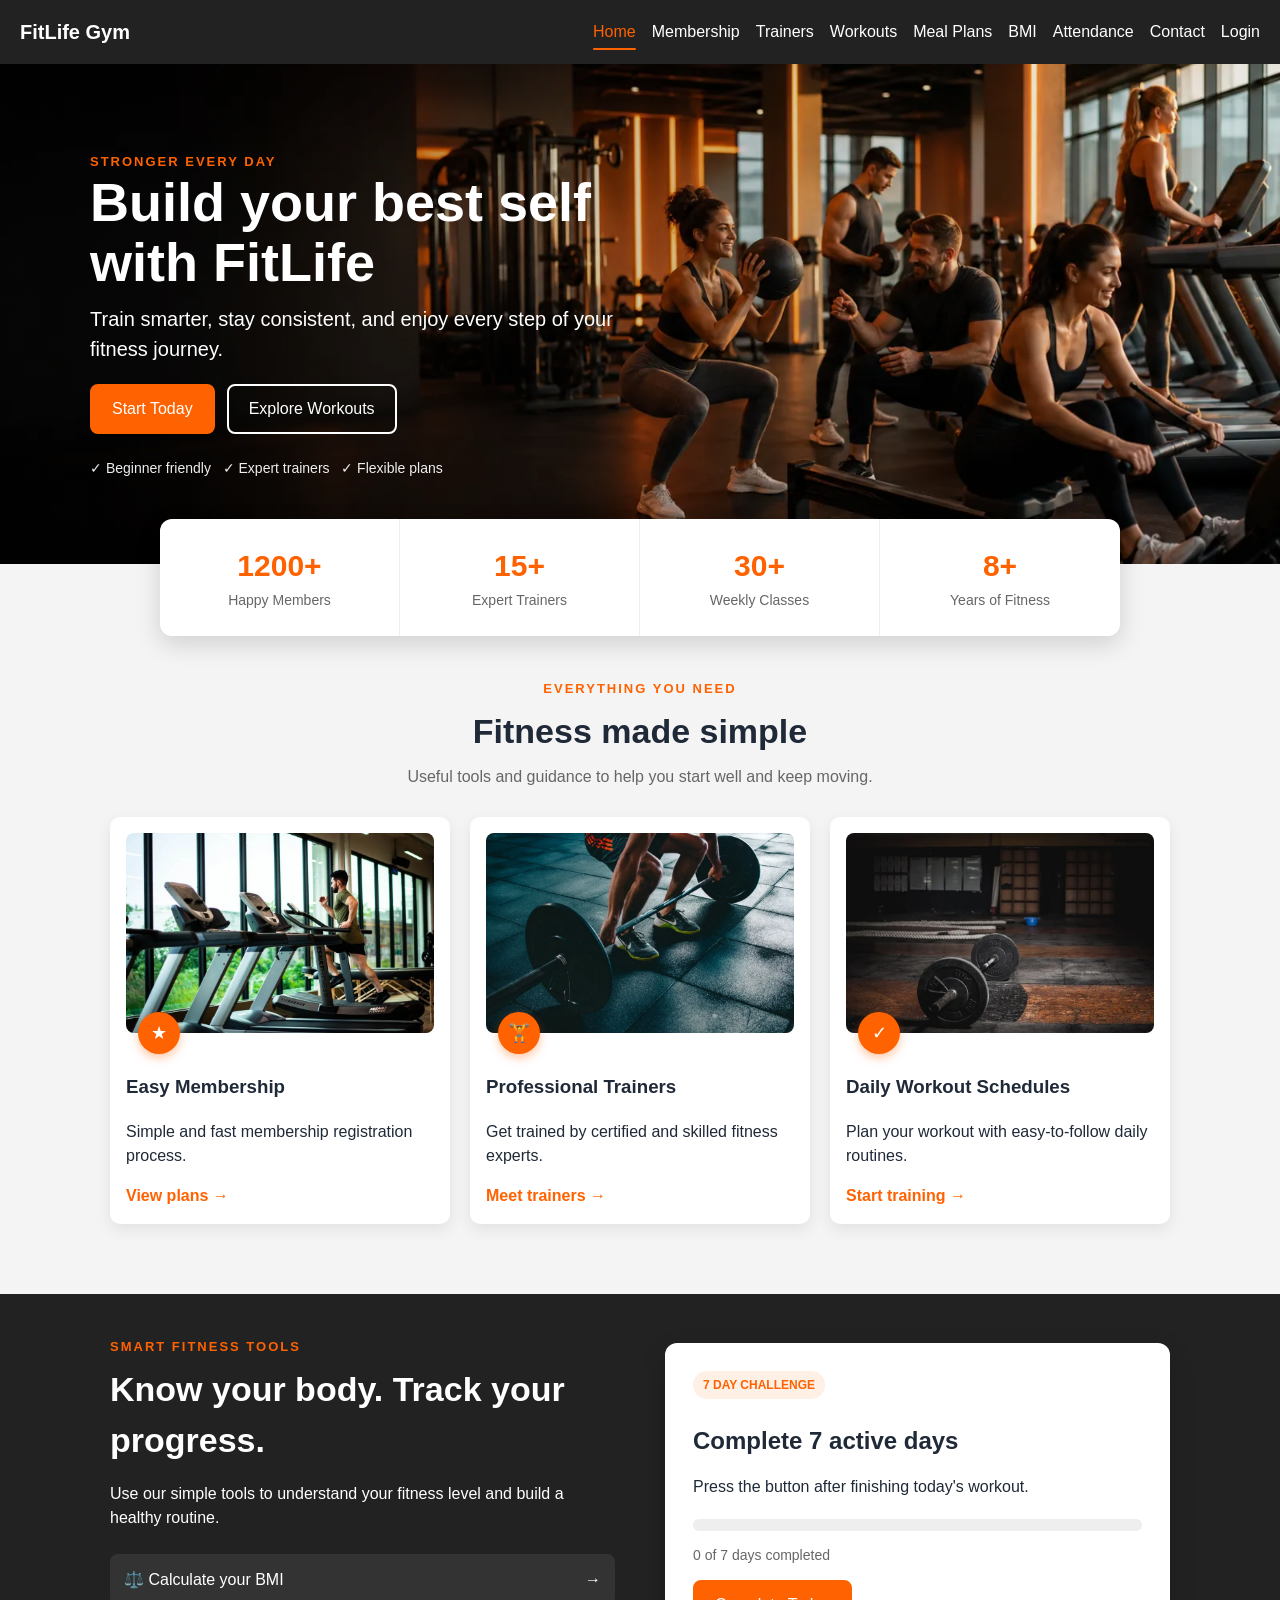
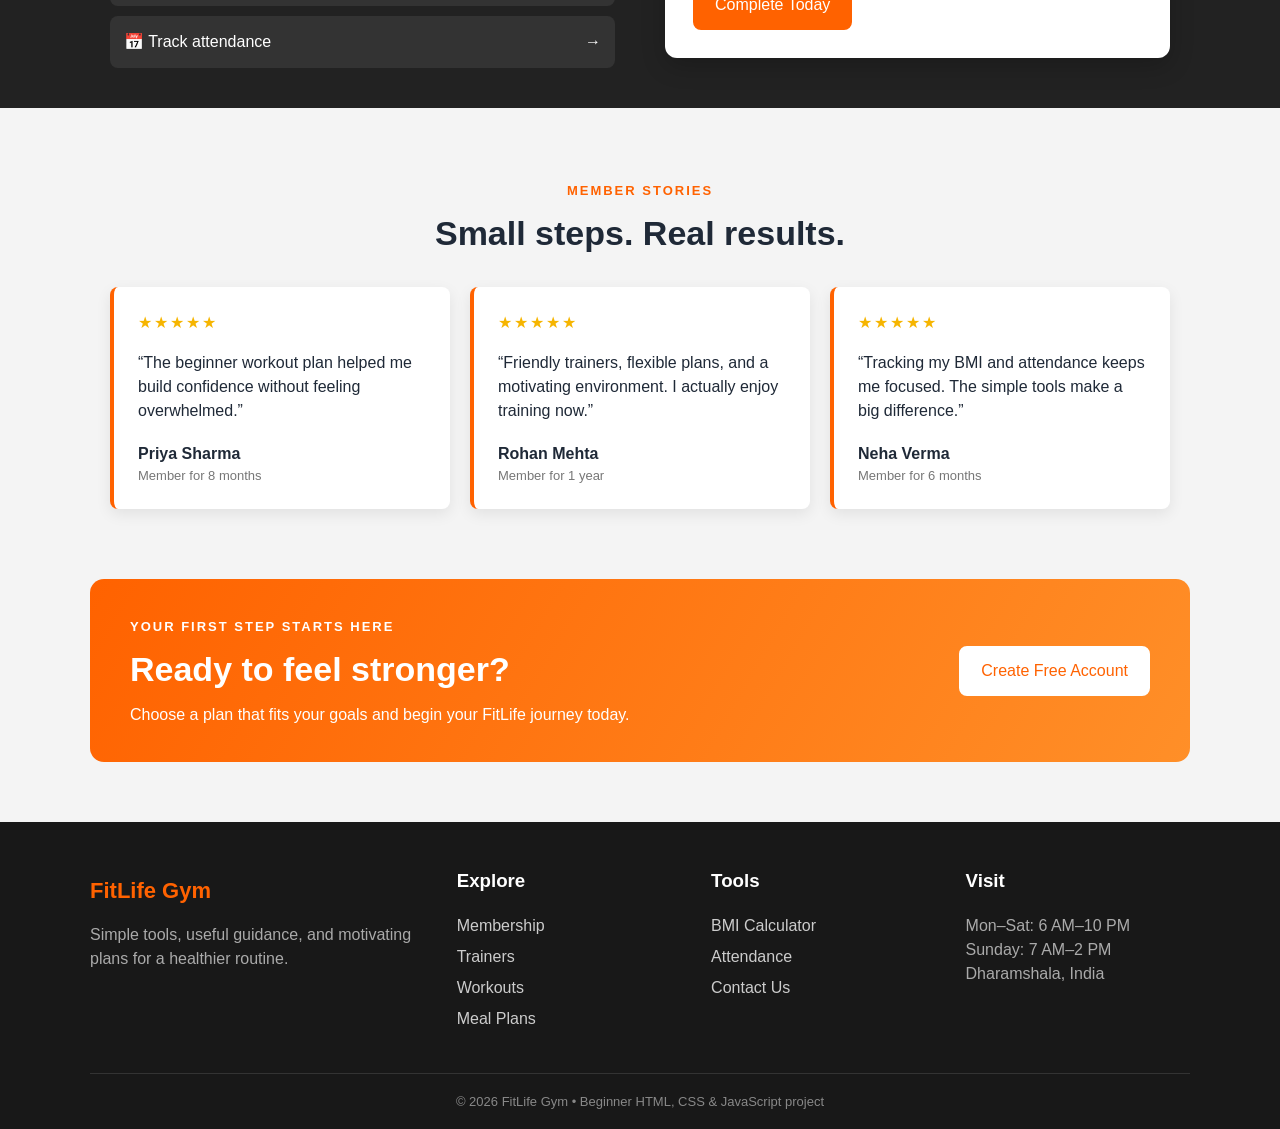
<file: index.html>
<!DOCTYPE html>
<html lang="en">
<head>
  <meta charset="utf-8" />
  <meta name="viewport" content="width=device-width,initial-scale=1" />
  <title>FitLife Gym - Home</title>
  <link rel="icon" href="assets/favicon.svg" type="image/svg+xml" />
  <link rel="stylesheet" href="style.css" />
</head>
<body>
  <nav class="navbar">
    <a href="index.html" class="logo">FitLife Gym</a>
    <button id="menuBtn" class="menu-btn">☰</button>
    <ul class="nav-links">
      <li><a href="index.html">Home</a></li>
      <li><a href="membership.html">Membership</a></li>
      <li><a href="trainers.html">Trainers</a></li>
      <li><a href="workouts.html">Workouts</a></li>
      <li><a href="meal-plans.html">Meal Plans</a></li>
      <li><a href="bmi.html">BMI</a></li>
      <li><a href="attendance.html">Attendance</a></li>
      <li><a href="contact.html">Contact</a></li>
      <li><a href="login.html">Login</a></li>
    </ul>
  </nav>

  <section class="hero fade-in">
    <div class="hero-content">
      <span class="hero-tag">STRONGER EVERY DAY</span>
      <h1>Build your best self with FitLife</h1>
      <p>Train smarter, stay consistent, and enjoy every step of your fitness journey.</p>
      <div class="hero-buttons">
        <a class="btn" href="membership.html">Start Today</a>
        <a class="btn btn-outline" href="workouts.html">Explore Workouts</a>
      </div>
      <div class="hero-note">✓ Beginner friendly &nbsp; ✓ Expert trainers &nbsp; ✓ Flexible plans</div>
    </div>
  </section>

  <section class="stats-section">
    <div class="stats-grid">
      <div class="stat-box">
        <strong class="counter" data-target="1200">0</strong>
        <span>Happy Members</span>
      </div>
      <div class="stat-box">
        <strong class="counter" data-target="15">0</strong>
        <span>Expert Trainers</span>
      </div>
      <div class="stat-box">
        <strong class="counter" data-target="30">0</strong>
        <span>Weekly Classes</span>
      </div>
      <div class="stat-box">
        <strong class="counter" data-target="8">0</strong>
        <span>Years of Fitness</span>
      </div>
    </div>
  </section>

  <section class="features">
    <div class="section-heading fade-in">
      <span>EVERYTHING YOU NEED</span>
      <h2>Fitness made simple</h2>
      <p>Useful tools and guidance to help you start well and keep moving.</p>
    </div>
    <div class="feature-boxes">
      <div class="box fade-in">
        <img src="assets/images/feature-membership.webp" alt="Modern gym membership area" loading="lazy">
        <div class="card-icon">★</div>
        <h3>Easy Membership</h3>
        <p>Simple and fast membership registration process.</p>
        <a href="membership.html" class="text-link">View plans →</a>
      </div>
      <div class="box fade-in">
        <img src="assets/images/feature-trainer.webp" alt="Personal trainer guiding a member" loading="lazy">
        <div class="card-icon">🏋</div>
        <h3>Professional Trainers</h3>
        <p>Get trained by certified and skilled fitness experts.</p>
        <a href="trainers.html" class="text-link">Meet trainers →</a>
      </div>
      <div class="box fade-in">
        <img src="assets/images/feature-workout.webp" alt="Member following a workout routine" loading="lazy">
        <div class="card-icon">✓</div>
        <h3>Daily Workout Schedules</h3>
        <p>Plan your workout with easy-to-follow daily routines.</p>
        <a href="workouts.html" class="text-link">Start training →</a>
      </div>
    </div>
  </section>

  <section class="quick-tools">
    <div class="content quick-tools-grid">
      <div class="quick-tools-text fade-in">
        <span class="eyebrow">SMART FITNESS TOOLS</span>
        <h2>Know your body. Track your progress.</h2>
        <p>Use our simple tools to understand your fitness level and build a healthy routine.</p>
        <div class="tool-links">
          <a href="bmi.html">⚖️ Calculate your BMI <span>→</span></a>
          <a href="attendance.html">📅 Track attendance <span>→</span></a>
        </div>
      </div>

      <div class="challenge-card fade-in">
        <span class="challenge-label">7 DAY CHALLENGE</span>
        <h3>Complete 7 active days</h3>
        <p>Press the button after finishing today's workout.</p>
        <div class="progress-track">
          <div id="challengeProgress" class="progress-fill"></div>
        </div>
        <p id="challengeText" class="challenge-text">0 of 7 days completed</p>
        <button id="challengeButton" class="btn">Complete Today</button>
      </div>
    </div>
  </section>

  <section class="content">
    <div class="section-heading fade-in">
      <span>MEMBER STORIES</span>
      <h2>Small steps. Real results.</h2>
    </div>
    <div class="testimonial-grid">
      <article class="testimonial fade-in">
        <div class="stars">★★★★★</div>
        <p>“The beginner workout plan helped me build confidence without feeling overwhelmed.”</p>
        <strong>Priya Sharma</strong>
        <span>Member for 8 months</span>
      </article>
      <article class="testimonial fade-in">
        <div class="stars">★★★★★</div>
        <p>“Friendly trainers, flexible plans, and a motivating environment. I actually enjoy training now.”</p>
        <strong>Rohan Mehta</strong>
        <span>Member for 1 year</span>
      </article>
      <article class="testimonial fade-in">
        <div class="stars">★★★★★</div>
        <p>“Tracking my BMI and attendance keeps me focused. The simple tools make a big difference.”</p>
        <strong>Neha Verma</strong>
        <span>Member for 6 months</span>
      </article>
    </div>
  </section>

  <section class="join-banner fade-in">
    <div>
      <span>YOUR FIRST STEP STARTS HERE</span>
      <h2>Ready to feel stronger?</h2>
      <p>Choose a plan that fits your goals and begin your FitLife journey today.</p>
    </div>
    <a class="btn btn-light" href="signup.html">Create Free Account</a>
  </section>

  <footer class="footer">
    <p>© 2026 FitLife Gym | Built with energy and purpose.</p>
  </footer>

  <button id="backToTop" class="back-to-top" title="Back to top">↑</button>
  <script src="script.js"></script>
</body>
</html>
</file>
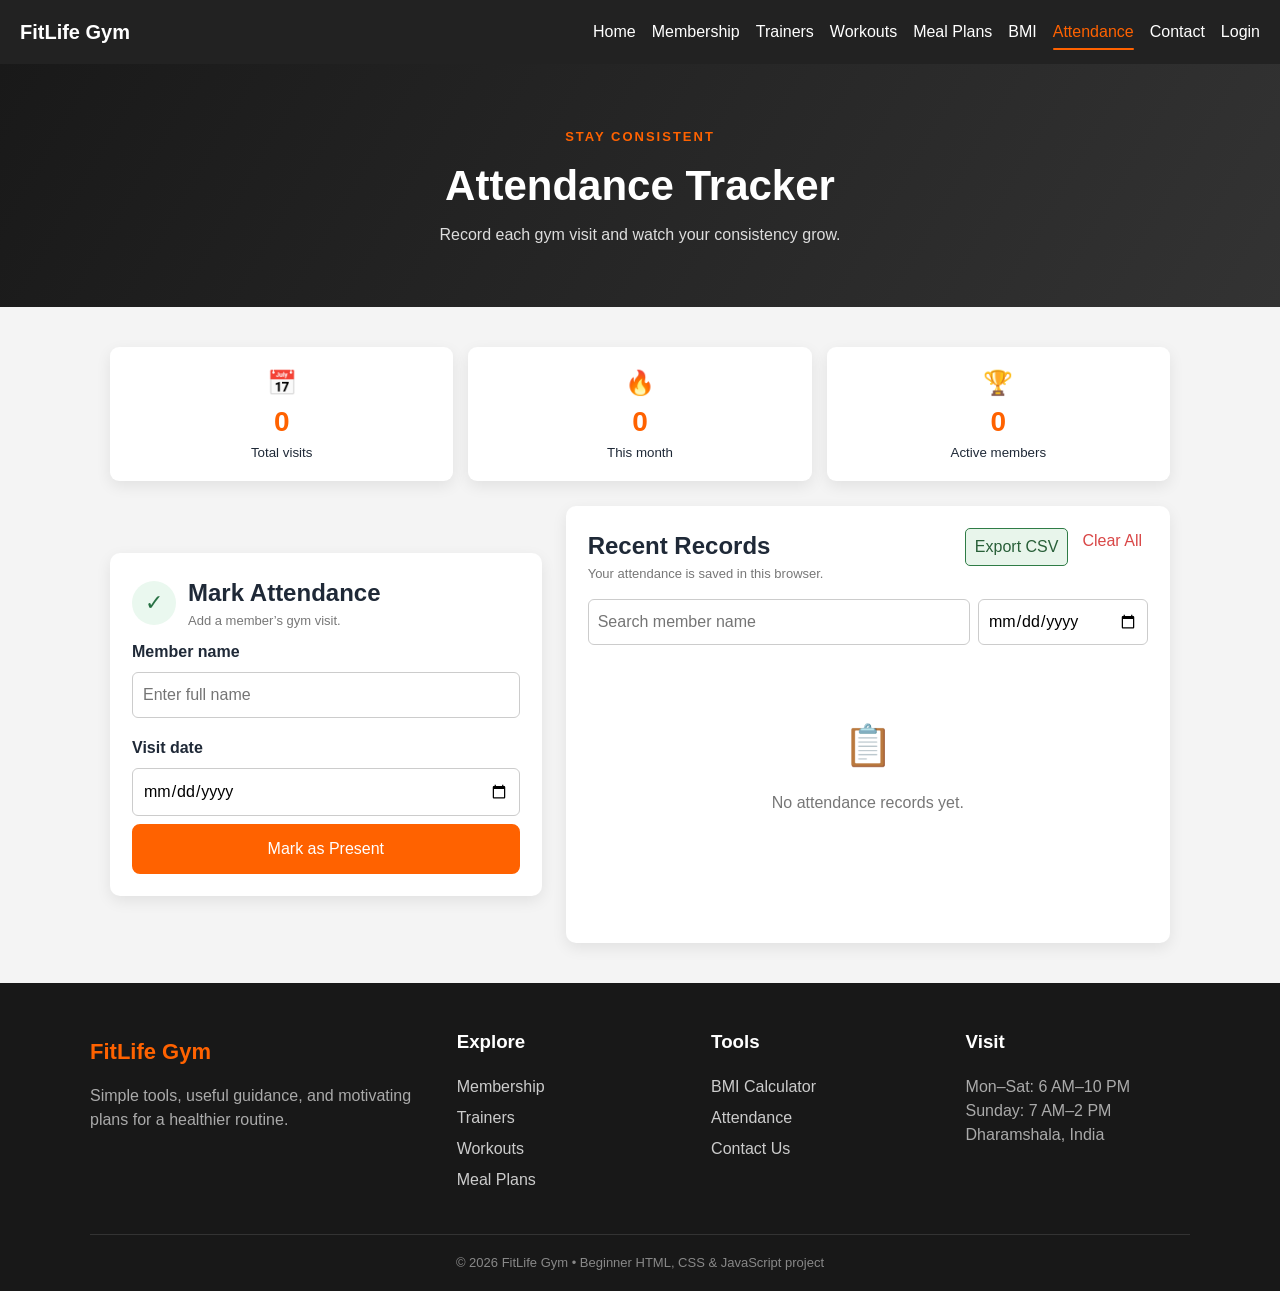
<file: attendance.html>
<!DOCTYPE html>
<html lang="en">
<head>
  <meta charset="utf-8" />
  <meta name="viewport" content="width=device-width,initial-scale=1" />
  <title>Attendance - FitLife Gym</title>
  <link rel="icon" href="assets/favicon.svg" type="image/svg+xml" />
  <link rel="stylesheet" href="style.css" />
</head>
<body>
  <!-- NAVBAR -->
  <nav class="navbar">
    <a href="index.html" class="logo">FitLife Gym</a>
    <button id="menuBtn" class="menu-btn">☰</button>
    <ul class="nav-links">
      <li><a href="index.html">Home</a></li>
      <li><a href="membership.html">Membership</a></li>
      <li><a href="trainers.html">Trainers</a></li>
      <li><a href="workouts.html">Workouts</a></li>
      <li><a href="meal-plans.html">Meal Plans</a></li>
      <li><a href="bmi.html">BMI</a></li>
      <li><a href="attendance.html">Attendance</a></li>
      <li><a href="contact.html">Contact</a></li>
      <li><a href="login.html">Login</a></li>
    </ul>
  </nav>

  <header class="page-hero attendance-hero">
    <span>STAY CONSISTENT</span>
    <h1>Attendance Tracker</h1>
    <p>Record each gym visit and watch your consistency grow.</p>
  </header>

  <section class="attendance-section content">
    <div class="attendance-stats fade-in">
      <div><span>📅</span><strong id="totalVisits">0</strong><small>Total visits</small></div>
      <div><span>🔥</span><strong id="thisMonthVisits">0</strong><small>This month</small></div>
      <div><span>🏆</span><strong id="uniqueMembers">0</strong><small>Active members</small></div>
    </div>

    <div class="attendance-layout">
      <div class="attendance-box fade-in">
        <div class="attendance-heading"><span>✓</span><div><h2>Mark Attendance</h2><p>Add a member’s gym visit.</p></div></div>
        <label for="memberName">Member name</label>
        <input id="memberName" type="text" placeholder="Enter full name" />
        <label for="attendanceDate">Visit date</label>
        <input type="date" id="attendanceDate" />
        <button id="markAttendance" class="btn">Mark as Present</button>
      </div>

      <div class="records-card fade-in">
        <div class="records-heading">
          <div><h2>Recent Records</h2><p>Your attendance is saved in this browser.</p></div>
          <div class="record-actions">
            <button id="exportAttendance" class="export-button">Export CSV</button>
            <button id="clearAttendance" class="clear-button">Clear All</button>
          </div>
        </div>
        <div class="record-filters">
          <input id="attendanceSearch" type="search" placeholder="Search member name" aria-label="Search attendance by member name" />
          <input id="attendanceFilterDate" type="date" aria-label="Filter attendance by date" />
        </div>
        <div id="emptyAttendance" class="empty-attendance"><span>📋</span><p>No attendance records yet.</p></div>
        <ul id="attendanceList" class="attendance-list"></ul>
      </div>
    </div>
  </section>

  <footer class="footer"><p>© 2026 FitLife Gym | Built with energy and purpose.</p></footer>
  <script src="script.js"></script>
</body>
</html>
</file>
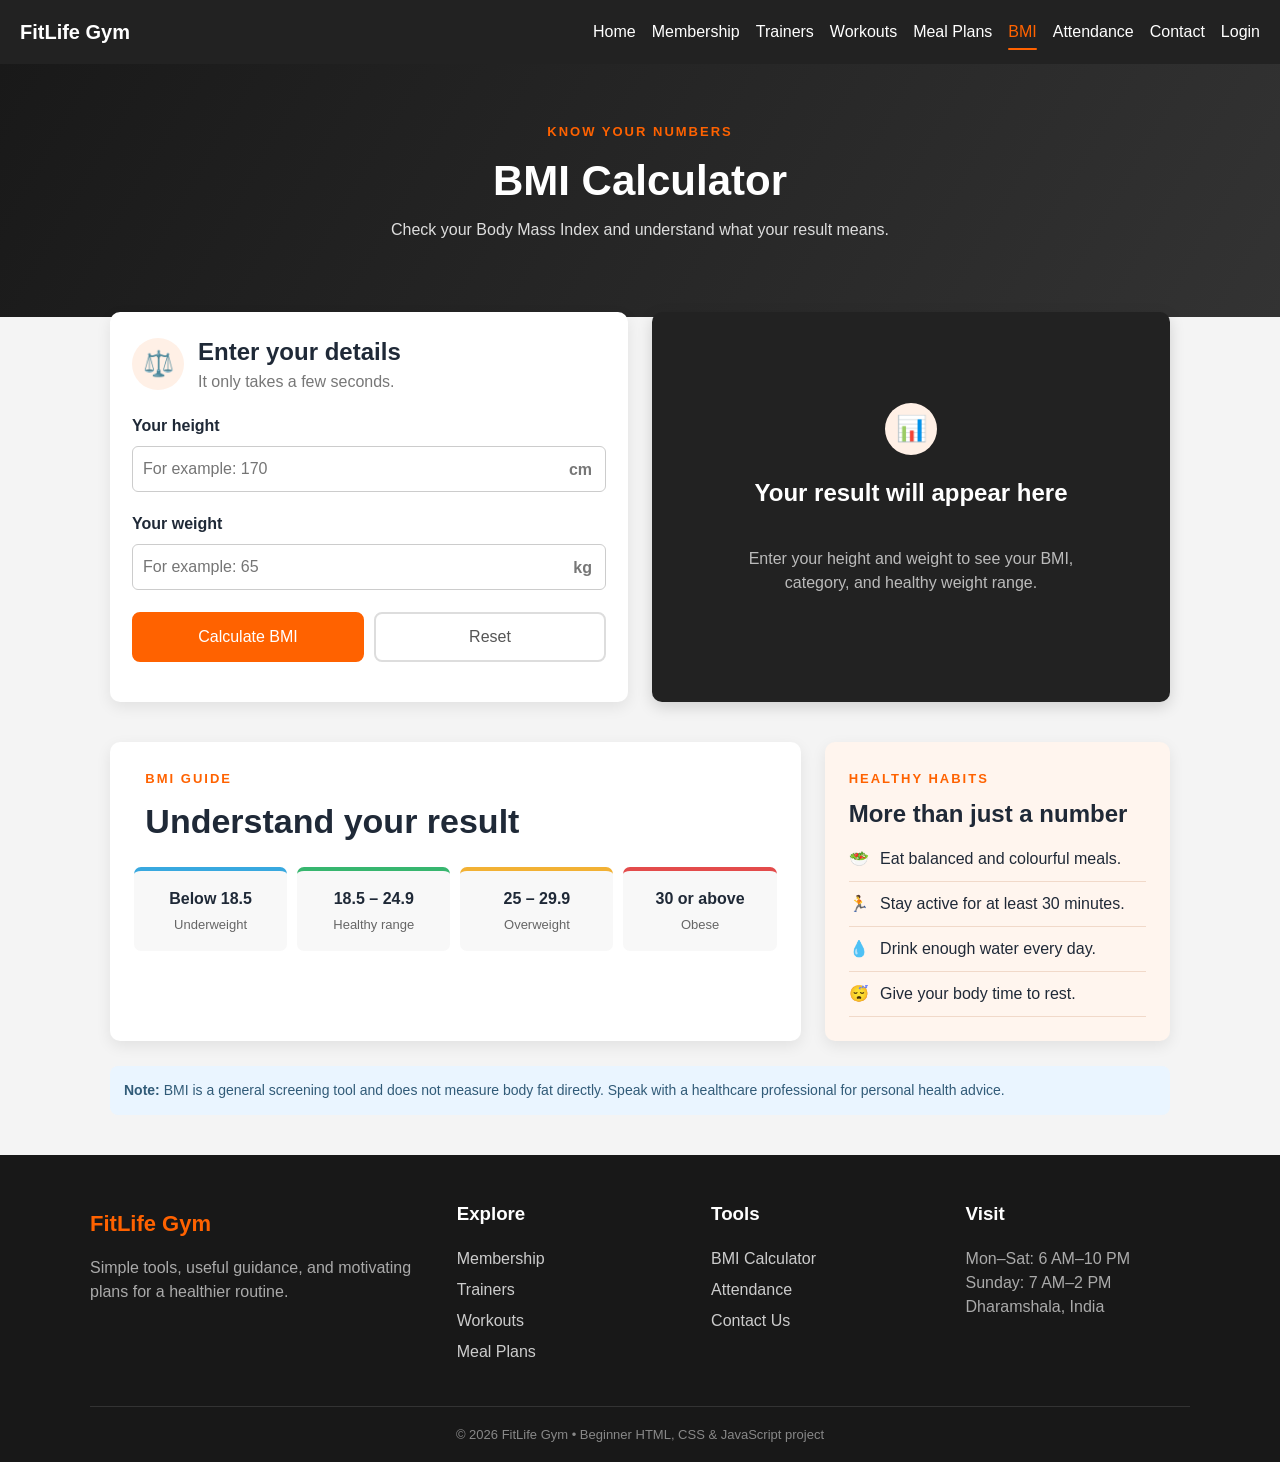
<file: bmi.html>
<!DOCTYPE html>
<html lang="en">
<head>
  <meta charset="utf-8" />
  <meta name="viewport" content="width=device-width,initial-scale=1" />
  <title>BMI Calculator - FitLife Gym</title>
  <link rel="icon" href="assets/favicon.svg" type="image/svg+xml" />
  <link rel="stylesheet" href="style.css" />
</head>
<body>
  <nav class="navbar">
    <a href="index.html" class="logo">FitLife Gym</a>
    <button id="menuBtn" class="menu-btn">☰</button>
    <ul class="nav-links">
      <li><a href="index.html">Home</a></li>
      <li><a href="membership.html">Membership</a></li>
      <li><a href="trainers.html">Trainers</a></li>
      <li><a href="workouts.html">Workouts</a></li>
      <li><a href="meal-plans.html">Meal Plans</a></li>
      <li><a href="bmi.html">BMI</a></li>
      <li><a href="attendance.html">Attendance</a></li>
      <li><a href="contact.html">Contact</a></li>
      <li><a href="login.html">Login</a></li>
    </ul>
  </nav>

  <header class="bmi-header">
    <span>KNOW YOUR NUMBERS</span>
    <h1>BMI Calculator</h1>
    <p>Check your Body Mass Index and understand what your result means.</p>
  </header>

  <section class="bmi-section content">
    <div class="bmi-layout">
      <div class="bmi-box fade-in">
        <div class="bmi-box-heading">
          <div class="bmi-icon">⚖️</div>
          <div>
            <h2>Enter your details</h2>
            <p>It only takes a few seconds.</p>
          </div>
        </div>

        <form id="bmiForm">
          <label for="height">Your height</label>
          <div class="input-with-unit">
            <input id="height" type="number" min="50" max="250" placeholder="For example: 170" required />
            <span>cm</span>
          </div>

          <label for="weight">Your weight</label>
          <div class="input-with-unit">
            <input id="weight" type="number" min="10" max="400" step="0.1" placeholder="For example: 65" required />
            <span>kg</span>
          </div>

          <div class="bmi-buttons">
            <button class="btn" type="submit">Calculate BMI</button>
            <button id="bmiReset" class="btn reset-btn" type="button">Reset</button>
          </div>
        </form>
      </div>

      <div id="bmiResultCard" class="bmi-result-card fade-in">
        <div id="emptyBmiState" class="empty-bmi-state">
          <div class="empty-icon">📊</div>
          <h2>Your result will appear here</h2>
          <p>Enter your height and weight to see your BMI, category, and healthy weight range.</p>
        </div>

        <div id="filledBmiState" class="filled-bmi-state">
          <span class="result-label">YOUR BMI RESULT</span>
          <div id="bmiNumber" class="bmi-number">0.0</div>
          <h2 id="bmiCategory">Category</h2>
          <p id="bmiMessage"></p>

          <div class="bmi-meter">
            <div class="meter-pointer" id="meterPointer">▼</div>
            <div class="meter-colors">
              <span class="meter-under"></span>
              <span class="meter-normal"></span>
              <span class="meter-over"></span>
              <span class="meter-obese"></span>
            </div>
            <div class="meter-labels">
              <span>Under</span>
              <span>Normal</span>
              <span>Over</span>
              <span>Obese</span>
            </div>
          </div>

          <div class="healthy-range">
            <span>Healthy weight range for your height</span>
            <strong id="healthyWeight">-- kg</strong>
          </div>
        </div>
      </div>
    </div>

    <div class="bmi-info-grid">
      <div class="bmi-guide fade-in">
        <div class="section-heading">
          <span>BMI GUIDE</span>
          <h2>Understand your result</h2>
        </div>
        <div class="bmi-category-grid">
          <div class="category-card under-card">
            <strong>Below 18.5</strong>
            <span>Underweight</span>
          </div>
          <div class="category-card normal-card">
            <strong>18.5 – 24.9</strong>
            <span>Healthy range</span>
          </div>
          <div class="category-card over-card">
            <strong>25 – 29.9</strong>
            <span>Overweight</span>
          </div>
          <div class="category-card obese-card">
            <strong>30 or above</strong>
            <span>Obese</span>
          </div>
        </div>
      </div>

      <aside class="bmi-tips fade-in">
        <span class="eyebrow">HEALTHY HABITS</span>
        <h2>More than just a number</h2>
        <ul>
          <li><span>🥗</span> Eat balanced and colourful meals.</li>
          <li><span>🏃</span> Stay active for at least 30 minutes.</li>
          <li><span>💧</span> Drink enough water every day.</li>
          <li><span>😴</span> Give your body time to rest.</li>
        </ul>
      </aside>
    </div>

    <p class="bmi-note">
      <strong>Note:</strong> BMI is a general screening tool and does not measure body fat directly.
      Speak with a healthcare professional for personal health advice.
    </p>
  </section>

  <footer class="footer">
    <p>© 2026 FitLife Gym | Built with energy and purpose.</p>
  </footer>

  <script src="script.js"></script>
</body>
</html>
</file>
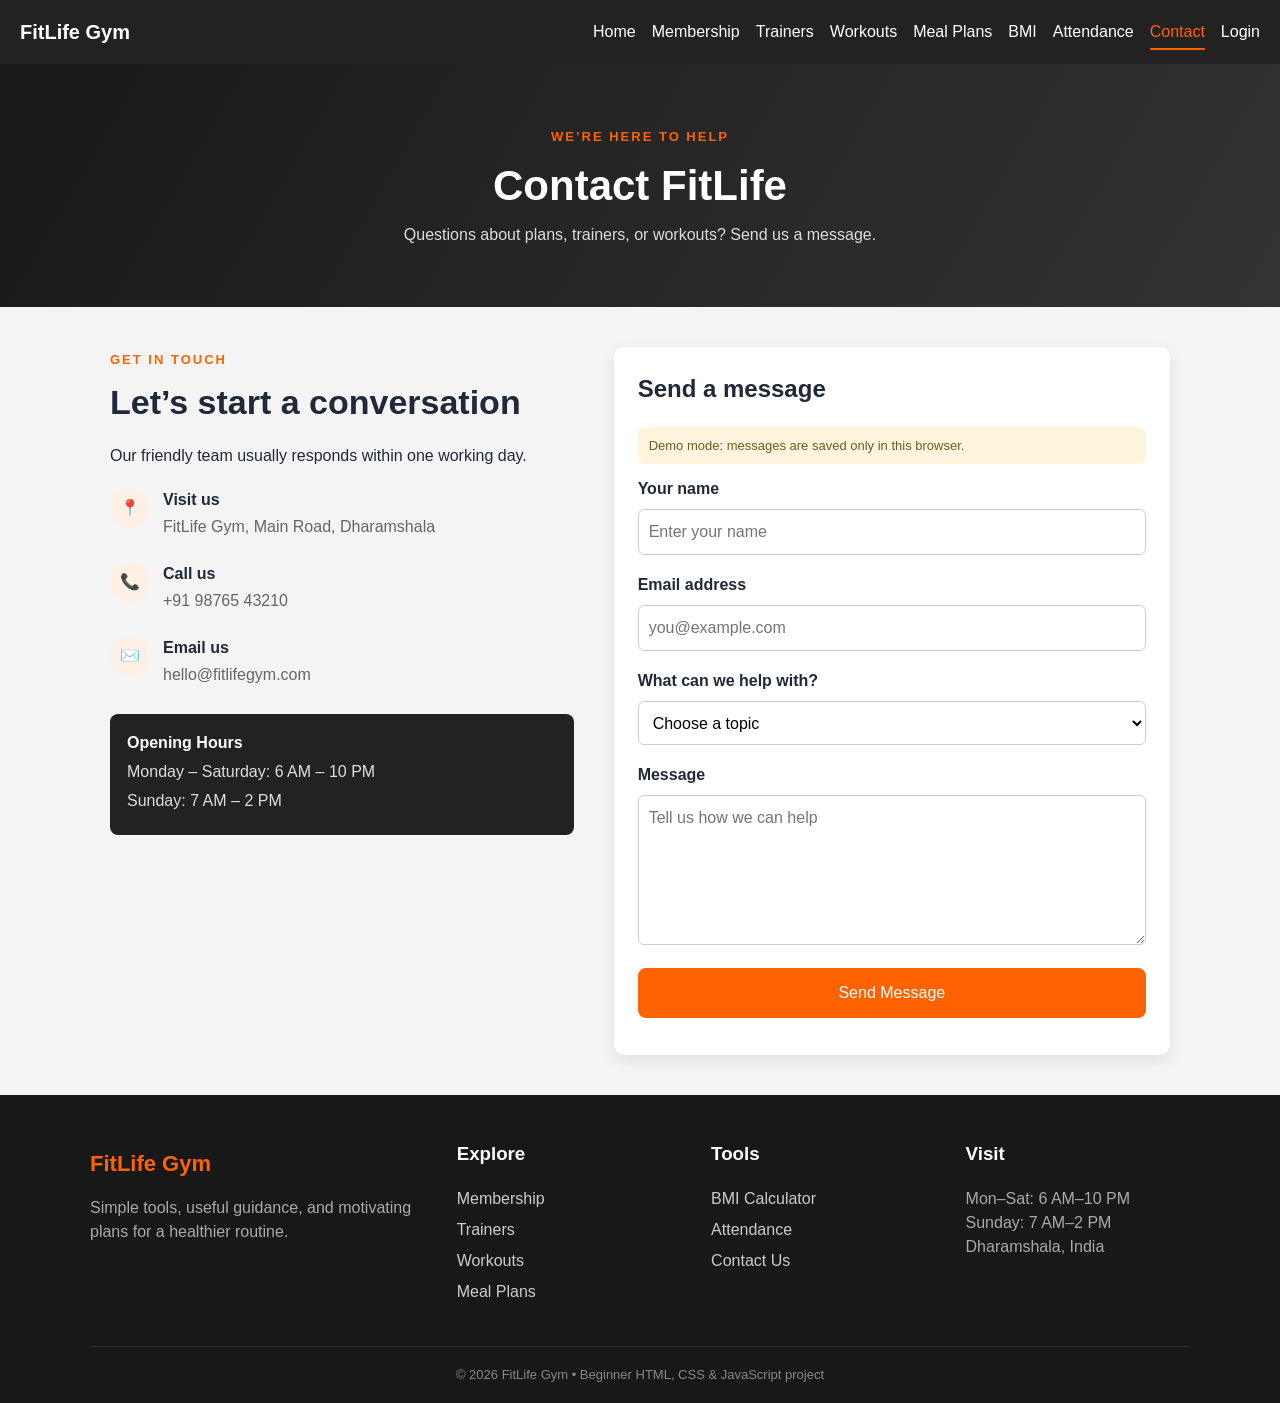
<file: contact.html>
<!DOCTYPE html>
<html lang="en">
<head>
  <meta charset="utf-8" />
  <meta name="viewport" content="width=device-width,initial-scale=1" />
  <title>Contact - FitLife Gym</title>
  <link rel="icon" href="assets/favicon.svg" type="image/svg+xml" />
  <link rel="stylesheet" href="style.css" />
</head>
<body>
  <nav class="navbar">
    <a href="index.html" class="logo">FitLife Gym</a>
    <button id="menuBtn" class="menu-btn">☰</button>
    <ul class="nav-links">
      <li><a href="index.html">Home</a></li>
      <li><a href="membership.html">Membership</a></li>
      <li><a href="trainers.html">Trainers</a></li>
      <li><a href="workouts.html">Workouts</a></li>
      <li><a href="meal-plans.html">Meal Plans</a></li>
      <li><a href="bmi.html">BMI</a></li>
      <li><a href="attendance.html">Attendance</a></li>
      <li><a href="contact.html">Contact</a></li>
      <li><a href="login.html">Login</a></li>
    </ul>
  </nav>

  <header class="page-hero contact-hero">
    <span>WE’RE HERE TO HELP</span>
    <h1>Contact FitLife</h1>
    <p>Questions about plans, trainers, or workouts? Send us a message.</p>
  </header>

  <section class="content contact-layout">
    <div class="contact-details fade-in">
      <span class="eyebrow">GET IN TOUCH</span>
      <h2>Let’s start a conversation</h2>
      <p>Our friendly team usually responds within one working day.</p>
      <div class="contact-item"><span>📍</span><div><strong>Visit us</strong><p>FitLife Gym, Main Road, Dharamshala</p></div></div>
      <div class="contact-item"><span>📞</span><div><strong>Call us</strong><p>+91 98765 43210</p></div></div>
      <div class="contact-item"><span>✉️</span><div><strong>Email us</strong><p>hello@fitlifegym.com</p></div></div>
      <div class="opening-hours"><strong>Opening Hours</strong><p>Monday – Saturday: 6 AM – 10 PM</p><p>Sunday: 7 AM – 2 PM</p></div>
    </div>

    <form class="contact-form contact-card fade-in">
      <h2>Send a message</h2>
      <p class="demo-form-note">Demo mode: messages are saved only in this browser.</p>
      <label for="contactName">Your name</label>
      <input id="contactName" type="text" placeholder="Enter your name" required />
      <label for="contactEmail">Email address</label>
      <input id="contactEmail" type="email" placeholder="you@example.com" required />
      <label for="contactTopic">What can we help with?</label>
      <select id="contactTopic" required>
        <option value="">Choose a topic</option>
        <option>Membership</option>
        <option>Personal Training</option>
        <option>Workouts</option>
        <option>Other</option>
      </select>
      <label for="contactMessage">Message</label>
      <textarea id="contactMessage" placeholder="Tell us how we can help" required></textarea>
      <button class="btn" type="submit">Send Message</button>
      <p id="lastContactMessage" class="last-contact-message" aria-live="polite"></p>
    </form>
  </section>

  <footer class="footer"><p>© 2026 FitLife Gym | Built with energy and purpose.</p></footer>
  <script src="script.js"></script>
</body>
</html>
</file>
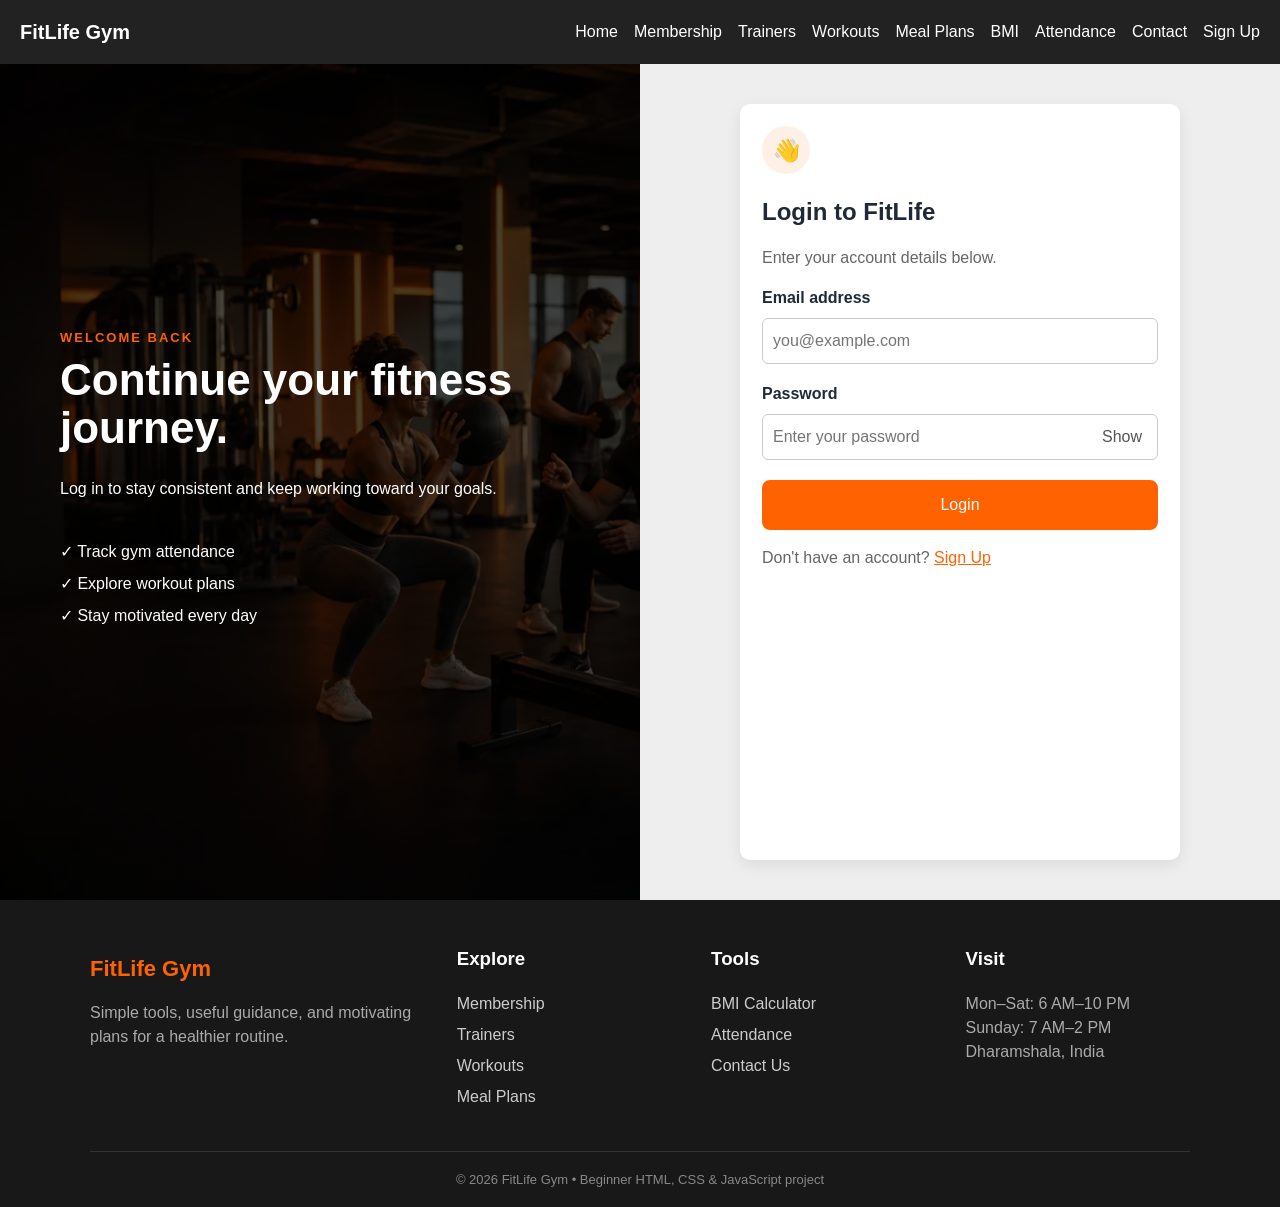
<file: login.html>
<!DOCTYPE html>
<html lang="en">
<head>
  <meta charset="utf-8" />
  <meta name="viewport" content="width=device-width,initial-scale=1" />
  <title>Login - FitLife Gym</title>
  <link rel="icon" href="assets/favicon.svg" type="image/svg+xml" />
  <link rel="stylesheet" href="style.css" />
</head>
<body>
  <nav class="navbar">
    <a href="index.html" class="logo">FitLife Gym</a>
    <button id="menuBtn" class="menu-btn">☰</button>
    <ul class="nav-links">
      <li><a href="index.html">Home</a></li>
      <li><a href="membership.html">Membership</a></li>
      <li><a href="trainers.html">Trainers</a></li>
      <li><a href="workouts.html">Workouts</a></li>
      <li><a href="meal-plans.html">Meal Plans</a></li>
      <li><a href="bmi.html">BMI</a></li>
      <li><a href="attendance.html">Attendance</a></li>
      <li><a href="contact.html">Contact</a></li>
      <li><a href="signup.html">Sign Up</a></li>
    </ul>
  </nav>

  <main class="auth-page">
    <section class="auth-message">
      <span>WELCOME BACK</span>
      <h1>Continue your fitness journey.</h1>
      <p>Log in to stay consistent and keep working toward your goals.</p>
      <div class="auth-points"><p>✓ Track gym attendance</p><p>✓ Explore workout plans</p><p>✓ Stay motivated every day</p></div>
    </section>
    <section class="form-section">
    <div class="form-container auth-form">
      <div class="form-icon">👋</div>
      <h2>Login to FitLife</h2>
      <p>Enter your account details below.</p>
      <form id="loginForm">
        <label for="loginEmail">Email address</label>
        <input id="loginEmail" type="email" placeholder="you@example.com" required />
        <label for="loginPassword">Password</label>
        <div class="password-container">
          <input id="loginPassword" type="password" placeholder="Enter your password" required />
          <button type="button" class="toggle-password">Show</button>
        </div>
        <button class="btn auth-submit" type="submit">Login</button>
      </form>
      <p>Don't have an account? <a href="signup.html">Sign Up</a></p>
    </div>
    </section>
  </main>

  <script src="script.js"></script>
</body>
</html>
</file>
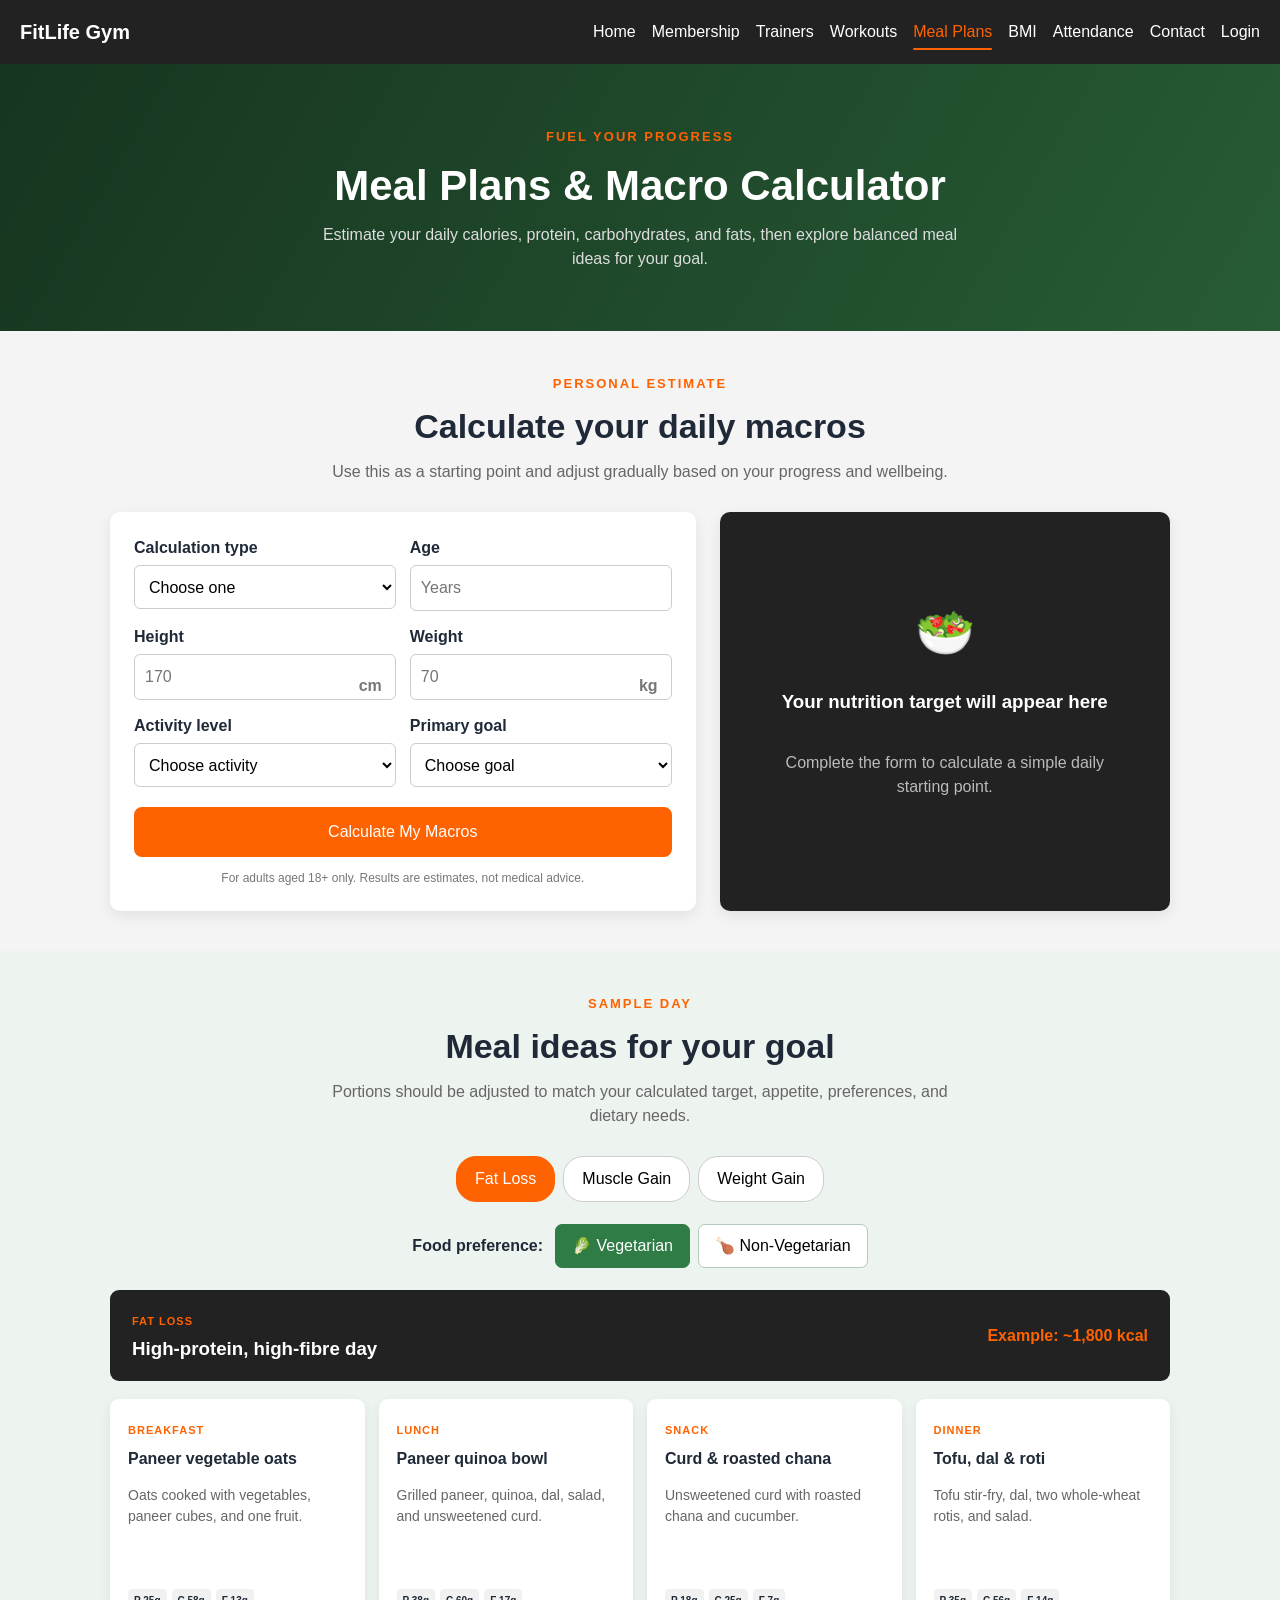
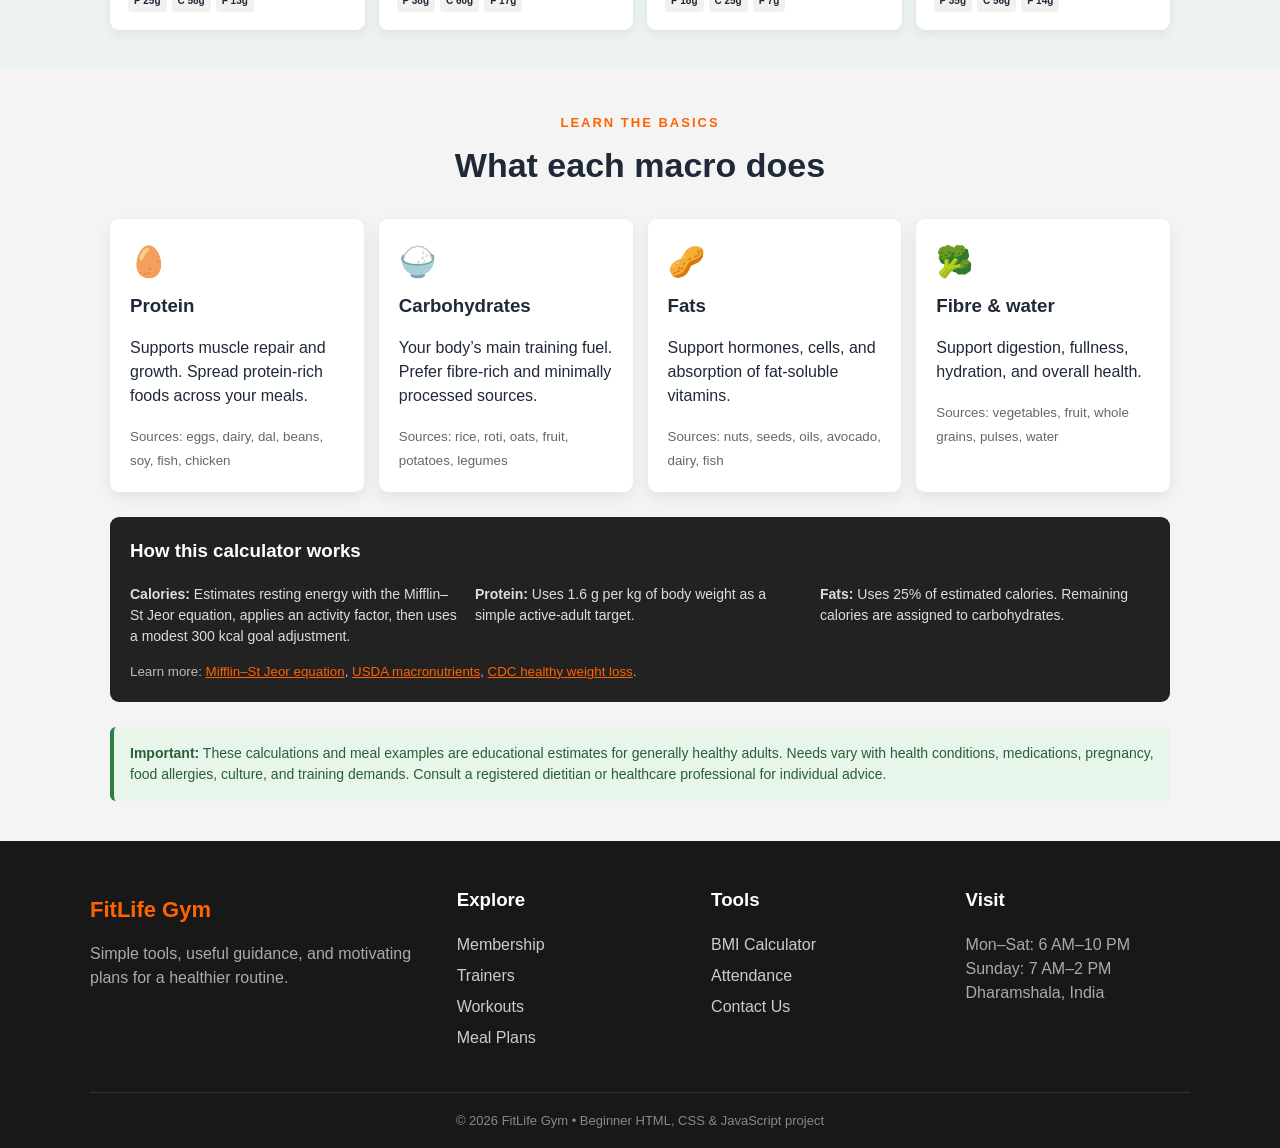
<file: meal-plans.html>
<!DOCTYPE html>
<html lang="en">
<head>
  <meta charset="utf-8" />
  <meta name="viewport" content="width=device-width,initial-scale=1" />
  <title>Meal Plans - FitLife Gym</title>
  <link rel="icon" href="assets/favicon.svg" type="image/svg+xml" />
  <link rel="stylesheet" href="style.css" />
</head>
<body>
  <nav class="navbar">
    <a href="index.html" class="logo">FitLife Gym</a>
    <button id="menuBtn" class="menu-btn">☰</button>
    <ul class="nav-links">
      <li><a href="index.html">Home</a></li>
      <li><a href="membership.html">Membership</a></li>
      <li><a href="trainers.html">Trainers</a></li>
      <li><a href="workouts.html">Workouts</a></li>
      <li><a href="meal-plans.html">Meal Plans</a></li>
      <li><a href="bmi.html">BMI</a></li>
      <li><a href="attendance.html">Attendance</a></li>
      <li><a href="contact.html">Contact</a></li>
      <li><a href="login.html">Login</a></li>
    </ul>
  </nav>

  <header class="page-hero meal-hero">
    <span>FUEL YOUR PROGRESS</span>
    <h1>Meal Plans & Macro Calculator</h1>
    <p>Estimate your daily calories, protein, carbohydrates, and fats, then explore balanced meal ideas for your goal.</p>
  </header>

  <section class="content">
    <div class="section-heading fade-in">
      <span>PERSONAL ESTIMATE</span>
      <h2>Calculate your daily macros</h2>
      <p>Use this as a starting point and adjust gradually based on your progress and wellbeing.</p>
    </div>

    <div class="macro-layout">
      <form id="macroForm" class="macro-form fade-in">
        <div class="macro-form-grid">
          <div>
            <label for="macroSex">Calculation type</label>
            <select id="macroSex" required>
              <option value="">Choose one</option>
              <option value="male">Male equation</option>
              <option value="female">Female equation</option>
            </select>
          </div>
          <div>
            <label for="macroAge">Age</label>
            <input id="macroAge" type="number" min="18" max="80" placeholder="Years" required />
          </div>
          <div>
            <label for="macroHeight">Height</label>
            <div class="input-with-unit"><input id="macroHeight" type="number" min="120" max="230" placeholder="170" required /><span>cm</span></div>
          </div>
          <div>
            <label for="macroWeight">Weight</label>
            <div class="input-with-unit"><input id="macroWeight" type="number" min="35" max="250" step="0.1" placeholder="70" required /><span>kg</span></div>
          </div>
          <div>
            <label for="macroActivity">Activity level</label>
            <select id="macroActivity" required>
              <option value="">Choose activity</option>
              <option value="1.2">Mostly seated</option>
              <option value="1.375">Light exercise, 1–3 days/week</option>
              <option value="1.55">Moderate exercise, 3–5 days/week</option>
              <option value="1.725">Hard exercise, 6–7 days/week</option>
            </select>
          </div>
          <div>
            <label for="macroGoal">Primary goal</label>
            <select id="macroGoal" required>
              <option value="">Choose goal</option>
              <option value="fatloss">Fat loss</option>
              <option value="maintain">Maintain weight</option>
              <option value="musclegain">Muscle / weight gain</option>
            </select>
          </div>
        </div>
        <button class="btn macro-submit" type="submit">Calculate My Macros</button>
        <p class="form-helper">For adults aged 18+ only. Results are estimates, not medical advice.</p>
      </form>

      <div id="macroResult" class="macro-result fade-in">
        <div id="macroEmpty" class="macro-empty">
          <span>🥗</span>
          <h3>Your nutrition target will appear here</h3>
          <p>Complete the form to calculate a simple daily starting point.</p>
        </div>
        <div id="macroFilled" class="macro-filled">
          <span class="result-label">ESTIMATED DAILY TARGET</span>
          <div class="calorie-result"><strong id="calorieTarget">0</strong><span>kcal</span></div>
          <div class="macro-result-grid">
            <div class="protein-result"><span>Protein</span><strong id="proteinTarget">0g</strong><small>4 kcal per gram</small></div>
            <div class="carb-result"><span>Carbs</span><strong id="carbTarget">0g</strong><small>4 kcal per gram</small></div>
            <div class="fat-result"><span>Fats</span><strong id="fatTarget">0g</strong><small>9 kcal per gram</small></div>
          </div>
          <p id="macroSuggestion" class="macro-suggestion"></p>
          <button id="macroReset" class="clear-button" type="button">Reset calculator</button>
        </div>
      </div>
    </div>
  </section>

  <section class="meal-plan-section">
    <div class="content">
      <div class="section-heading fade-in">
        <span>SAMPLE DAY</span>
        <h2>Meal ideas for your goal</h2>
        <p>Portions should be adjusted to match your calculated target, appetite, preferences, and dietary needs.</p>
      </div>

      <div class="meal-tabs fade-in">
        <button class="meal-tab active" data-meal="fatlossPlan">Fat Loss</button>
        <button class="meal-tab" data-meal="musclePlan">Muscle Gain</button>
        <button class="meal-tab" data-meal="weightPlan">Weight Gain</button>
      </div>

      <div class="diet-tabs fade-in">
        <span>Food preference:</span>
        <button class="diet-tab active" data-diet="veg-list">🥬 Vegetarian</button>
        <button class="diet-tab" data-diet="nonveg-list">🍗 Non-Vegetarian</button>
      </div>

      <div id="fatlossPlan" class="meal-plan-panel show">
        <div class="meal-plan-heading"><div><span>FAT LOSS</span><h3>High-protein, high-fibre day</h3></div><strong>Example: ~1,800 kcal</strong></div>
        <div class="meal-list veg-list">
          <article><span class="meal-time">BREAKFAST</span><h4>Paneer vegetable oats</h4><p>Oats cooked with vegetables, paneer cubes, and one fruit.</p><div class="meal-macros"><span>P 25g</span><span>C 58g</span><span>F 13g</span></div></article>
          <article><span class="meal-time">LUNCH</span><h4>Paneer quinoa bowl</h4><p>Grilled paneer, quinoa, dal, salad, and unsweetened curd.</p><div class="meal-macros"><span>P 38g</span><span>C 60g</span><span>F 17g</span></div></article>
          <article><span class="meal-time">SNACK</span><h4>Curd & roasted chana</h4><p>Unsweetened curd with roasted chana and cucumber.</p><div class="meal-macros"><span>P 18g</span><span>C 25g</span><span>F 7g</span></div></article>
          <article><span class="meal-time">DINNER</span><h4>Tofu, dal & roti</h4><p>Tofu stir-fry, dal, two whole-wheat rotis, and salad.</p><div class="meal-macros"><span>P 35g</span><span>C 56g</span><span>F 14g</span></div></article>
        </div>
        <div class="meal-list nonveg-list">
          <article><span class="meal-time">BREAKFAST</span><h4>Vegetable oats & eggs</h4><p>Oats cooked with vegetables, two eggs, and one fruit.</p><div class="meal-macros"><span>P 28g</span><span>C 55g</span><span>F 14g</span></div></article>
          <article><span class="meal-time">LUNCH</span><h4>Grilled chicken bowl</h4><p>Grilled chicken breast, brown rice, salad, and curd.</p><div class="meal-macros"><span>P 45g</span><span>C 58g</span><span>F 13g</span></div></article>
          <article><span class="meal-time">SNACK</span><h4>Egg & fruit snack</h4><p>Two boiled eggs, one seasonal fruit, and cucumber.</p><div class="meal-macros"><span>P 14g</span><span>C 24g</span><span>F 10g</span></div></article>
          <article><span class="meal-time">DINNER</span><h4>Fish, roti & vegetables</h4><p>Grilled fish, two whole-wheat rotis, vegetables, and salad.</p><div class="meal-macros"><span>P 40g</span><span>C 50g</span><span>F 15g</span></div></article>
        </div>
      </div>

      <div id="musclePlan" class="meal-plan-panel">
        <div class="meal-plan-heading"><div><span>MUSCLE GAIN</span><h3>Protein across the day</h3></div><strong>Example: ~2,500 kcal</strong></div>
        <div class="meal-list veg-list">
          <article><span class="meal-time">BREAKFAST</span><h4>Paneer breakfast wrap</h4><p>Whole-wheat wrap with paneer, vegetables, curd, and fruit.</p><div class="meal-macros"><span>P 34g</span><span>C 65g</span><span>F 20g</span></div></article>
          <article><span class="meal-time">LUNCH</span><h4>Soya rice power bowl</h4><p>Rice, dal, soya chunks, vegetables, curd, and salad.</p><div class="meal-macros"><span>P 48g</span><span>C 92g</span><span>F 18g</span></div></article>
          <article><span class="meal-time">POST-WORKOUT</span><h4>Banana dairy smoothie</h4><p>Milk, banana, oats, peanut butter, and optional whey.</p><div class="meal-macros"><span>P 32g</span><span>C 62g</span><span>F 12g</span></div></article>
          <article><span class="meal-time">DINNER</span><h4>Paneer roti plate</h4><p>Three rotis, paneer bhurji, dal, vegetables, and salad.</p><div class="meal-macros"><span>P 46g</span><span>C 80g</span><span>F 24g</span></div></article>
        </div>
        <div class="meal-list nonveg-list">
          <article><span class="meal-time">BREAKFAST</span><h4>Egg chicken wrap</h4><p>Whole-wheat wrap with eggs, chicken, vegetables, and fruit.</p><div class="meal-macros"><span>P 42g</span><span>C 60g</span><span>F 18g</span></div></article>
          <article><span class="meal-time">LUNCH</span><h4>Chicken rice power bowl</h4><p>Rice, dal, grilled chicken, vegetables, curd, and salad.</p><div class="meal-macros"><span>P 58g</span><span>C 88g</span><span>F 18g</span></div></article>
          <article><span class="meal-time">POST-WORKOUT</span><h4>Banana protein smoothie</h4><p>Milk, banana, oats, and a suitable protein powder.</p><div class="meal-macros"><span>P 32g</span><span>C 58g</span><span>F 10g</span></div></article>
          <article><span class="meal-time">DINNER</span><h4>Chicken roti plate</h4><p>Three rotis, chicken curry, vegetables, dal, and salad.</p><div class="meal-macros"><span>P 55g</span><span>C 75g</span><span>F 20g</span></div></article>
        </div>
      </div>

      <div id="weightPlan" class="meal-plan-panel">
        <div class="meal-plan-heading"><div><span>WEIGHT GAIN</span><h3>Energy-dense balanced day</h3></div><strong>Example: ~2,800 kcal</strong></div>
        <div class="meal-list veg-list">
          <article><span class="meal-time">BREAKFAST</span><h4>Peanut banana oats</h4><p>Oats with milk, banana, peanut butter, seeds, and paneer.</p><div class="meal-macros"><span>P 32g</span><span>C 88g</span><span>F 30g</span></div></article>
          <article><span class="meal-time">LUNCH</span><h4>Vegetarian Indian thali</h4><p>Rice, rotis, dal, paneer, vegetables, curd, and salad.</p><div class="meal-macros"><span>P 45g</span><span>C 115g</span><span>F 30g</span></div></article>
          <article><span class="meal-time">SNACK</span><h4>Nut and fruit smoothie</h4><p>Milk or soy milk, fruit, oats, nuts, and dates.</p><div class="meal-macros"><span>P 24g</span><span>C 75g</span><span>F 22g</span></div></article>
          <article><span class="meal-time">DINNER</span><h4>Paneer rajma rice bowl</h4><p>Rice, rajma, paneer, vegetables, and avocado or nuts.</p><div class="meal-macros"><span>P 44g</span><span>C 98g</span><span>F 27g</span></div></article>
        </div>
        <div class="meal-list nonveg-list">
          <article><span class="meal-time">BREAKFAST</span><h4>Egg peanut banana oats</h4><p>Oats with milk, banana, peanut butter, seeds, and eggs.</p><div class="meal-macros"><span>P 38g</span><span>C 85g</span><span>F 29g</span></div></article>
          <article><span class="meal-time">LUNCH</span><h4>Chicken Indian thali</h4><p>Rice, rotis, dal, chicken curry, vegetables, curd, and salad.</p><div class="meal-macros"><span>P 58g</span><span>C 108g</span><span>F 27g</span></div></article>
          <article><span class="meal-time">SNACK</span><h4>Egg sandwich & smoothie</h4><p>Egg sandwich with a milk, fruit, oats, nuts, and dates smoothie.</p><div class="meal-macros"><span>P 32g</span><span>C 82g</span><span>F 24g</span></div></article>
          <article><span class="meal-time">DINNER</span><h4>Chicken rice bowl</h4><p>Rice, chicken, rajma, vegetables, and avocado or nuts.</p><div class="meal-macros"><span>P 55g</span><span>C 92g</span><span>F 24g</span></div></article>
        </div>
      </div>
    </div>
  </section>

  <section class="content macro-basics">
    <div class="section-heading fade-in"><span>LEARN THE BASICS</span><h2>What each macro does</h2></div>
    <div class="macro-basics-grid">
      <article class="fade-in"><span>🥚</span><h3>Protein</h3><p>Supports muscle repair and growth. Spread protein-rich foods across your meals.</p><small>Sources: eggs, dairy, dal, beans, soy, fish, chicken</small></article>
      <article class="fade-in"><span>🍚</span><h3>Carbohydrates</h3><p>Your body’s main training fuel. Prefer fibre-rich and minimally processed sources.</p><small>Sources: rice, roti, oats, fruit, potatoes, legumes</small></article>
      <article class="fade-in"><span>🥜</span><h3>Fats</h3><p>Support hormones, cells, and absorption of fat-soluble vitamins.</p><small>Sources: nuts, seeds, oils, avocado, dairy, fish</small></article>
      <article class="fade-in"><span>🥦</span><h3>Fibre & water</h3><p>Support digestion, fullness, hydration, and overall health.</p><small>Sources: vegetables, fruit, whole grains, pulses, water</small></article>
    </div>

    <div class="calculation-method fade-in">
      <h3>How this calculator works</h3>
      <div>
        <p><strong>Calories:</strong> Estimates resting energy with the Mifflin–St Jeor equation, applies an activity factor, then uses a modest 300 kcal goal adjustment.</p>
        <p><strong>Protein:</strong> Uses 1.6 g per kg of body weight as a simple active-adult target.</p>
        <p><strong>Fats:</strong> Uses 25% of estimated calories. Remaining calories are assigned to carbohydrates.</p>
      </div>
      <small>
        Learn more:
        <a href="https://www.ncbi.nlm.nih.gov/books/NBK278991/table/diet-treatment-obes.table12est/" target="_blank" rel="noopener">Mifflin–St Jeor equation</a>,
        <a href="https://www.nal.usda.gov/human-nutrition-and-food-safety/food-composition/macronutrients" target="_blank" rel="noopener">USDA macronutrients</a>,
        <a href="https://www.cdc.gov/healthy-weight-growth/losing-weight/index.html" target="_blank" rel="noopener">CDC healthy weight loss</a>.
      </small>
    </div>

    <div class="nutrition-note">
      <strong>Important:</strong> These calculations and meal examples are educational estimates for generally healthy adults.
      Needs vary with health conditions, medications, pregnancy, food allergies, culture, and training demands.
      Consult a registered dietitian or healthcare professional for individual advice.
    </div>
  </section>

  <footer class="footer"><p>© 2026 FitLife Gym | Built with energy and purpose.</p></footer>
  <script src="script.js"></script>
</body>
</html>
</file>
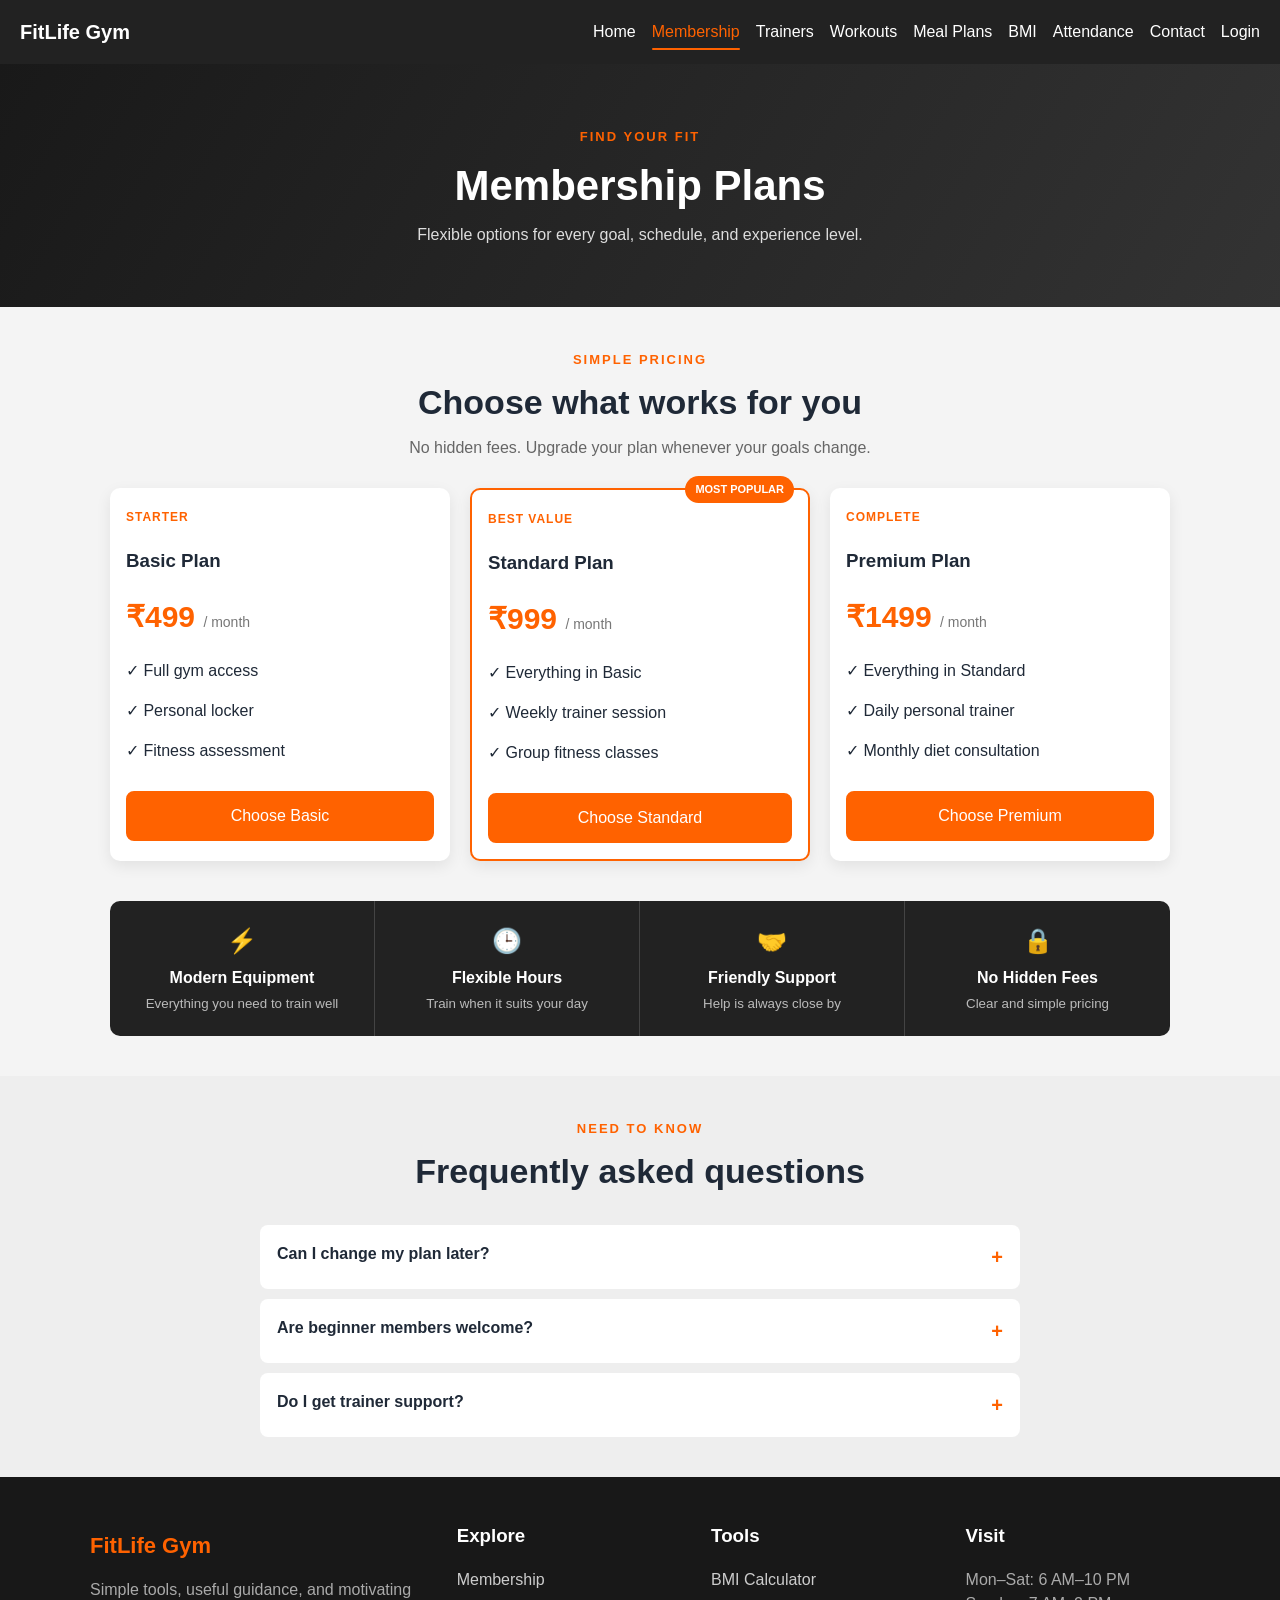
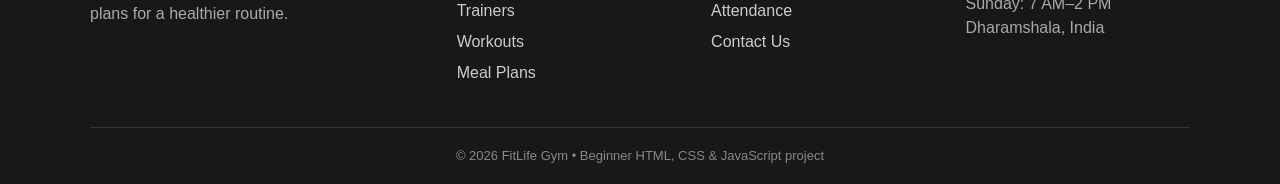
<file: membership.html>
<!DOCTYPE html>
<html lang="en">
<head>
  <meta charset="utf-8" />
  <meta name="viewport" content="width=device-width,initial-scale=1" />
  <title>Membership - FitLife Gym</title>
  <link rel="icon" href="assets/favicon.svg" type="image/svg+xml" />
  <link rel="stylesheet" href="style.css" />
  
</head>
<body>
  <nav class="navbar">
    <a href="index.html" class="logo">FitLife Gym</a>
    <button id="menuBtn" class="menu-btn">☰</button>
    <ul class="nav-links">
      <li><a href="index.html">Home</a></li>
      <li><a href="membership.html">Membership</a></li>
      <li><a href="trainers.html">Trainers</a></li>
      <li><a href="workouts.html">Workouts</a></li>
      <li><a href="meal-plans.html">Meal Plans</a></li>
      <li><a href="bmi.html">BMI</a></li>
      <li><a href="attendance.html">Attendance</a></li>
      <li><a href="contact.html">Contact</a></li>
      <li><a href="login.html">Login</a></li>
    </ul>
  </nav>

  <header class="page-hero">
    <span>FIND YOUR FIT</span>
    <h1>Membership Plans</h1>
    <p>Flexible options for every goal, schedule, and experience level.</p>
  </header>

  <section class="content">
    <div class="section-heading fade-in">
      <span>SIMPLE PRICING</span>
      <h2>Choose what works for you</h2>
      <p>No hidden fees. Upgrade your plan whenever your goals change.</p>
    </div>
    <div class="plans">
      <div class="plan-card">
        <span class="plan-name">STARTER</span>
        <h3>Basic Plan</h3>
        <p class="plan-price">₹499 <small>/ month</small></p>
        <p>✓ Full gym access</p>
        <p>✓ Personal locker</p>
        <p>✓ Fitness assessment</p>
        <a class="btn plan-button" data-plan="Basic Plan" href="signup.html">Choose Basic</a>
      </div>
      <div class="plan-card featured-plan">
        <span class="popular-badge">MOST POPULAR</span>
        <span class="plan-name">BEST VALUE</span>
        <h3>Standard Plan</h3>
        <p class="plan-price">₹999 <small>/ month</small></p>
        <p>✓ Everything in Basic</p>
        <p>✓ Weekly trainer session</p>
        <p>✓ Group fitness classes</p>
        <a class="btn plan-button" data-plan="Standard Plan" href="signup.html">Choose Standard</a>
      </div>
      <div class="plan-card">
        <span class="plan-name">COMPLETE</span>
        <h3>Premium Plan</h3>
        <p class="plan-price">₹1499 <small>/ month</small></p>
        <p>✓ Everything in Standard</p>
        <p>✓ Daily personal trainer</p>
        <p>✓ Monthly diet consultation</p>
        <a class="btn plan-button" data-plan="Premium Plan" href="signup.html">Choose Premium</a>
      </div>
    </div>

    <div class="membership-benefits fade-in">
      <div><span>⚡</span><strong>Modern Equipment</strong><small>Everything you need to train well</small></div>
      <div><span>🕒</span><strong>Flexible Hours</strong><small>Train when it suits your day</small></div>
      <div><span>🤝</span><strong>Friendly Support</strong><small>Help is always close by</small></div>
      <div><span>🔒</span><strong>No Hidden Fees</strong><small>Clear and simple pricing</small></div>
    </div>
  </section>

  <section class="faq-section">
    <div class="content narrow-content">
      <div class="section-heading fade-in">
        <span>NEED TO KNOW</span>
        <h2>Frequently asked questions</h2>
      </div>
      <div class="faq-list">
        <div class="faq-item">
          <button class="faq-question">Can I change my plan later?<span>+</span></button>
          <p class="faq-answer">Yes. You can move to another plan whenever your fitness needs change.</p>
        </div>
        <div class="faq-item">
          <button class="faq-question">Are beginner members welcome?<span>+</span></button>
          <p class="faq-answer">Absolutely. Our Basic plan and beginner workouts are designed to help you start comfortably.</p>
        </div>
        <div class="faq-item">
          <button class="faq-question">Do I get trainer support?<span>+</span></button>
          <p class="faq-answer">Standard members receive weekly support, while Premium members receive daily trainer guidance.</p>
        </div>
      </div>
    </div>
  </section>

  <footer class="footer"><p>© 2026 FitLife Gym | Built with energy and purpose.</p></footer>
  <script src="script.js"></script>
</body>
</html>
</file>
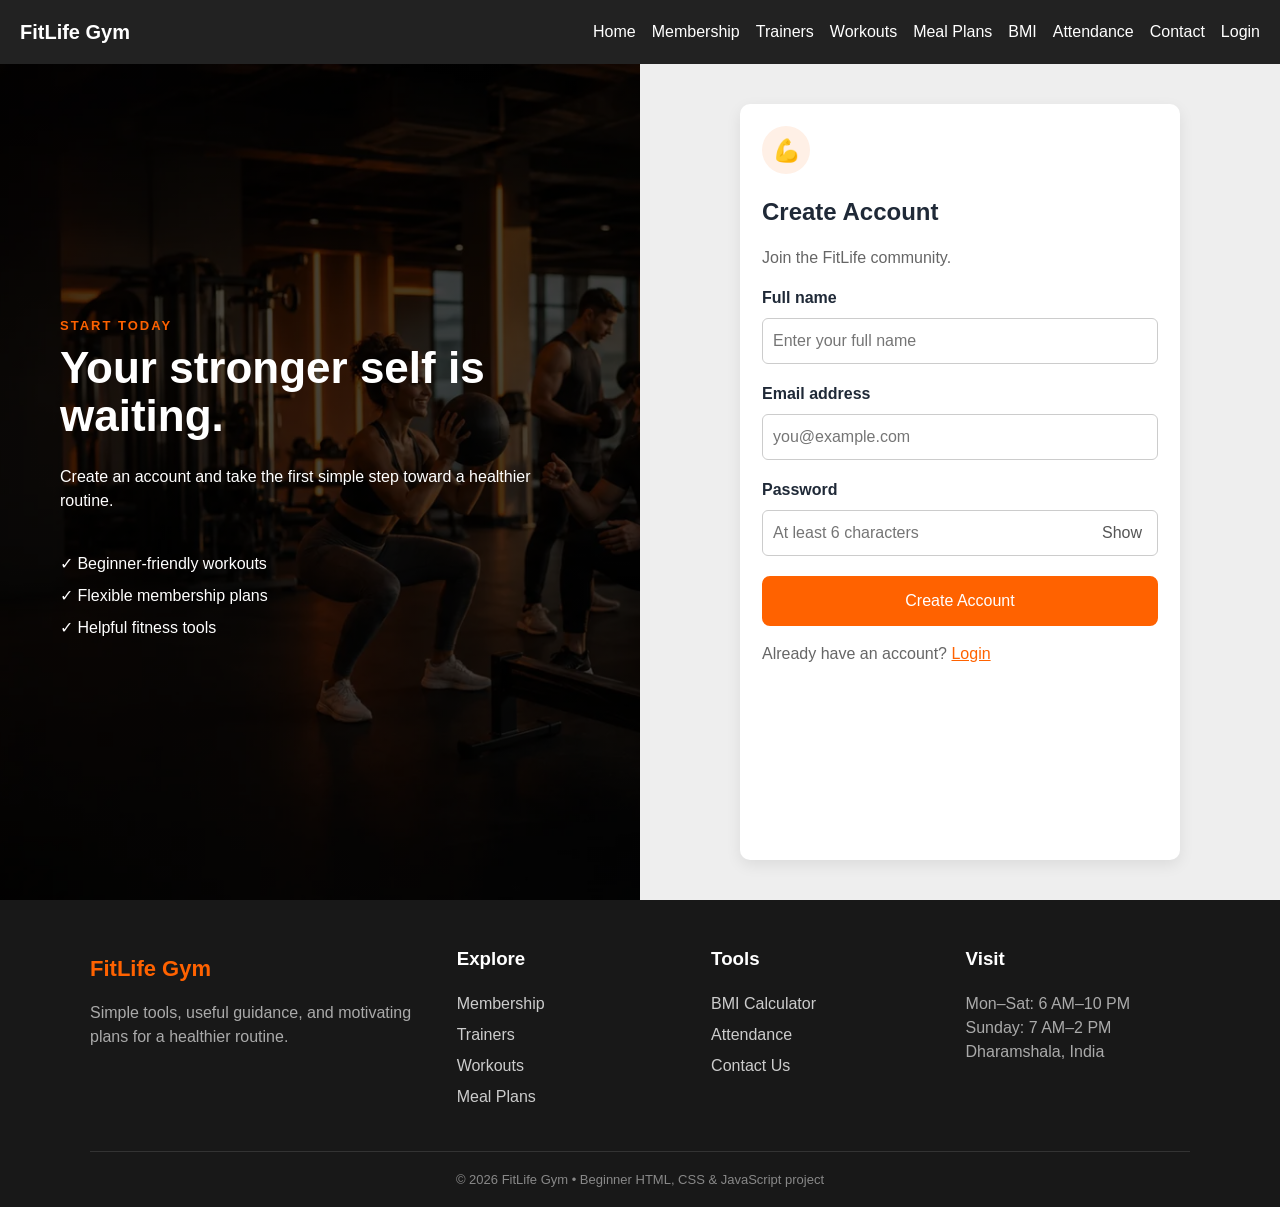
<file: signup.html>
<!DOCTYPE html>
<html lang="en">
<head>
  <meta charset="utf-8" />
  <meta name="viewport" content="width=device-width,initial-scale=1" />
  <title>Sign Up - FitLife Gym</title>
  <link rel="icon" href="assets/favicon.svg" type="image/svg+xml" />
  <link rel="stylesheet" href="style.css" />
</head>
<body>
  <nav class="navbar">
    <a href="index.html" class="logo">FitLife Gym</a>
    <button id="menuBtn" class="menu-btn">☰</button>
    <ul class="nav-links">
      <li><a href="index.html">Home</a></li>
      <li><a href="membership.html">Membership</a></li>
      <li><a href="trainers.html">Trainers</a></li>
      <li><a href="workouts.html">Workouts</a></li>
      <li><a href="meal-plans.html">Meal Plans</a></li>
      <li><a href="bmi.html">BMI</a></li>
      <li><a href="attendance.html">Attendance</a></li>
      <li><a href="contact.html">Contact</a></li>
      <li><a href="login.html">Login</a></li>
    </ul>
  </nav>

  <main class="auth-page">
    <section class="auth-message signup-message">
      <span>START TODAY</span>
      <h1>Your stronger self is waiting.</h1>
      <p>Create an account and take the first simple step toward a healthier routine.</p>
      <div class="auth-points"><p>✓ Beginner-friendly workouts</p><p>✓ Flexible membership plans</p><p>✓ Helpful fitness tools</p></div>
    </section>
    <section class="form-section">
    <div class="form-container auth-form">
      <div class="form-icon">💪</div>
      <h2>Create Account</h2>
      <p>Join the FitLife community.</p>
      <p id="selectedPlanMessage" class="selected-plan-message"></p>
      <form id="signupForm">
        <label for="signupName">Full name</label>
        <input id="signupName" type="text" placeholder="Enter your full name" required />
        <label for="signupEmail">Email address</label>
        <input id="signupEmail" type="email" placeholder="you@example.com" required />
        <label for="signupPassword">Password</label>
        <div class="password-container">
          <input id="signupPassword" type="password" minlength="6" placeholder="At least 6 characters" required />
          <button type="button" class="toggle-password">Show</button>
        </div>
        <button class="btn auth-submit" type="submit">Create Account</button>
      </form>
      <p>Already have an account? <a href="login.html">Login</a></p>
    </div>
    </section>
  </main>

  <script src="script.js"></script>
</body>
</html>
</file>
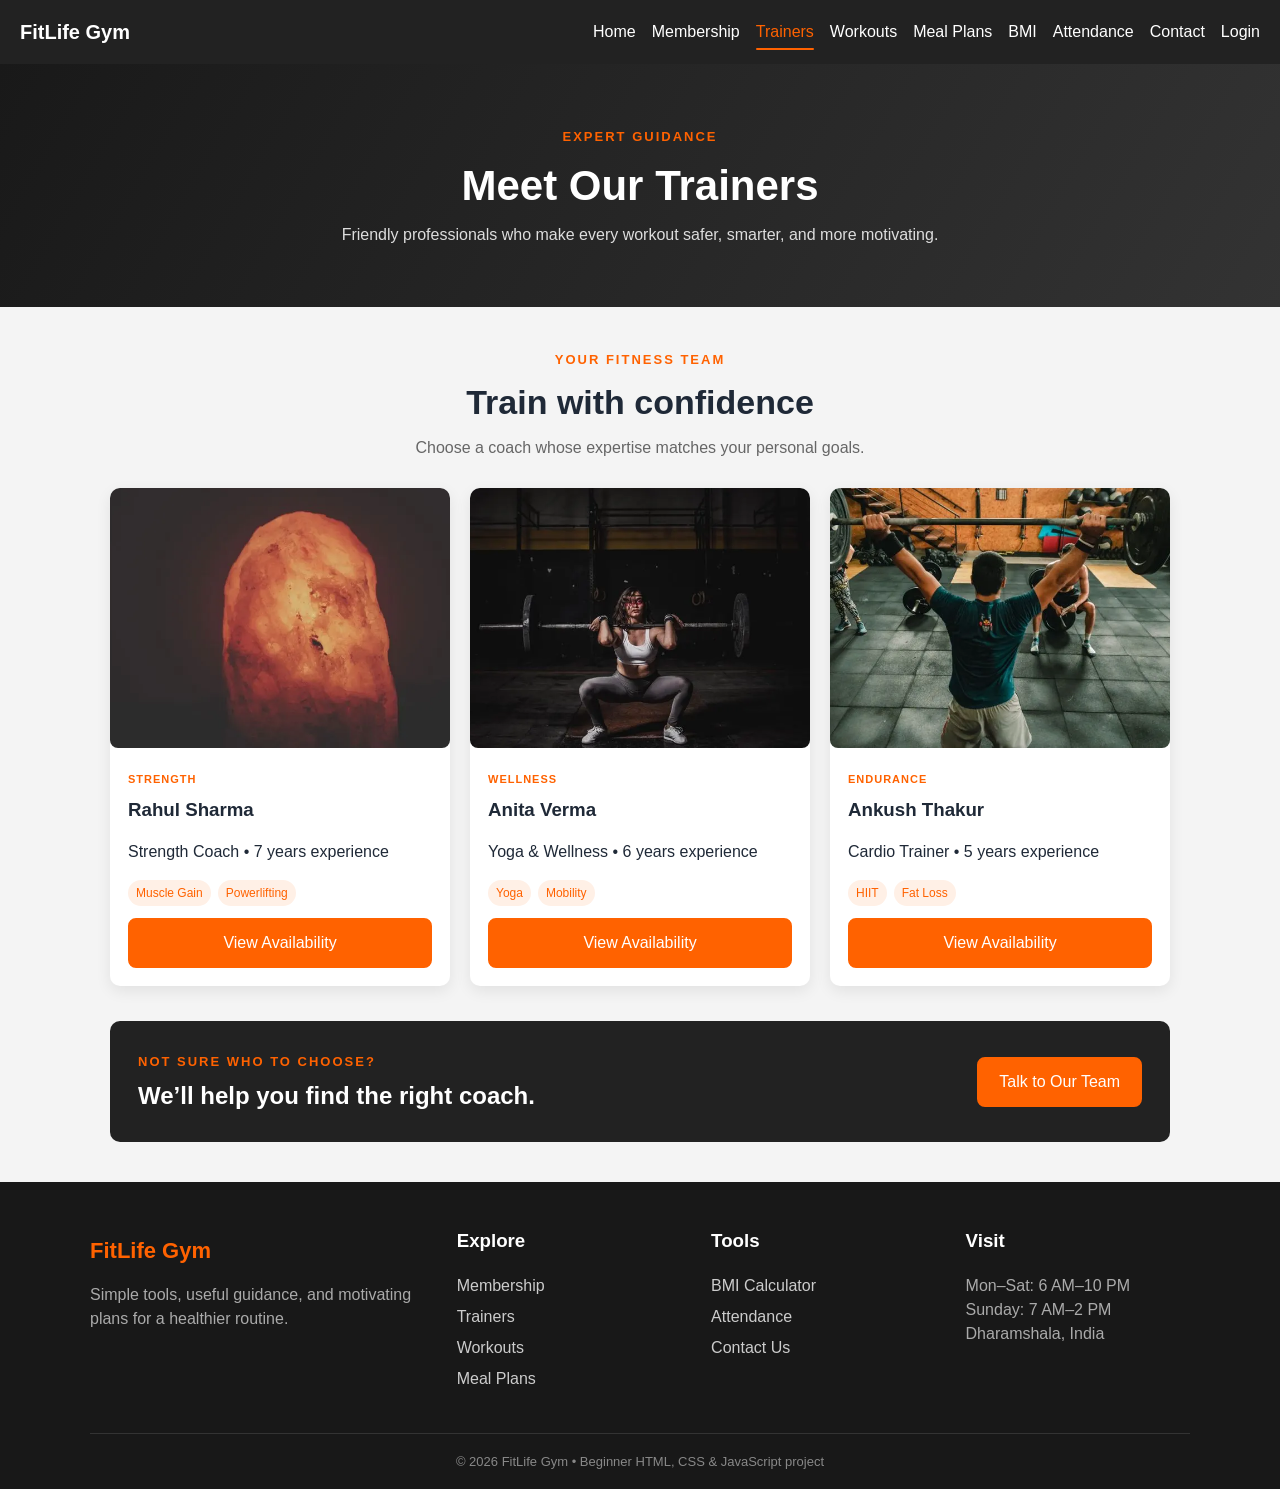
<file: trainers.html>
<!DOCTYPE html>
<html lang="en">
<head>
  <meta charset="utf-8" />
  <meta name="viewport" content="width=device-width,initial-scale=1" />
  <title>Trainers - FitLife Gym</title>
  <link rel="icon" href="assets/favicon.svg" type="image/svg+xml" />
  <link rel="stylesheet" href="style.css" />
</head>
<body>
  <nav class="navbar">
    <div class="logo"><a href="index.html">FitLife Gym</a></div>
    <button id="menuBtn" class="menu-btn">☰</button>
    <ul class="nav-links">
      <li><a href="index.html">Home</a></li>
      <li><a href="membership.html">Membership</a></li>
      <li><a href="trainers.html">Trainers</a></li>
      <li><a href="workouts.html">Workouts</a></li>
      <li><a href="meal-plans.html">Meal Plans</a></li>
      <li><a href="bmi.html">BMI</a></li>
      <li><a href="attendance.html">Attendance</a></li>
      <li><a href="contact.html">Contact</a></li>
      <li><a href="login.html">Login</a></li>
    </ul>
  </nav>

  <header class="page-hero trainers-hero">
    <span>EXPERT GUIDANCE</span>
    <h1>Meet Our Trainers</h1>
    <p>Friendly professionals who make every workout safer, smarter, and more motivating.</p>
  </header>

  <section class="content">
    <div class="section-heading fade-in">
      <span>YOUR FITNESS TEAM</span>
      <h2>Train with confidence</h2>
      <p>Choose a coach whose expertise matches your personal goals.</p>
    </div>
    <div class="trainers">
      <div class="trainer-card fade-in">
        <img src="assets/images/trainer-rahul.webp" alt="Rahul Sharma, strength coach" loading="lazy">
        <div class="trainer-info"><span class="trainer-speciality">STRENGTH</span><h3>Rahul Sharma</h3>
          <p>Strength Coach • 7 years experience</p>
          <div class="trainer-tags"><span>Muscle Gain</span><span>Powerlifting</span></div>
          <button class="btn trainer-button">View Availability</button>
          <p class="trainer-availability">Mon, Wed, Fri • 6 AM – 12 PM</p></div>
      </div>
      <div class="trainer-card fade-in">
        <img src="assets/images/trainer-anita.webp" alt="Anita Verma, yoga and wellness coach" loading="lazy">
        <div class="trainer-info"><span class="trainer-speciality">WELLNESS</span><h3>Anita Verma</h3>
          <p>Yoga & Wellness • 6 years experience</p>
          <div class="trainer-tags"><span>Yoga</span><span>Mobility</span></div>
          <button class="btn trainer-button">View Availability</button>
          <p class="trainer-availability">Tue, Thu, Sat • 7 AM – 1 PM</p></div>
      </div>
      <div class="trainer-card fade-in">
        <img src="assets/images/trainer-ankush.webp" alt="Ankush Thakur, cardio trainer" loading="lazy">
        <div class="trainer-info"><span class="trainer-speciality">ENDURANCE</span><h3>Ankush Thakur</h3>
          <p>Cardio Trainer • 5 years experience</p>
          <div class="trainer-tags"><span>HIIT</span><span>Fat Loss</span></div>
          <button class="btn trainer-button">View Availability</button>
          <p class="trainer-availability">Mon – Sat • 4 PM – 9 PM</p></div>
      </div>
    </div>
    <div class="trainer-cta fade-in">
      <div><span>NOT SURE WHO TO CHOOSE?</span><h2>We’ll help you find the right coach.</h2></div>
      <a class="btn" href="contact.html">Talk to Our Team</a>
    </div>
  </section>

  <footer class="footer">
    <p>© 2026 FitLife Gym | Built with energy and purpose.</p>
  </footer>

  <script src="script.js"></script>
</body>
</html>
</file>
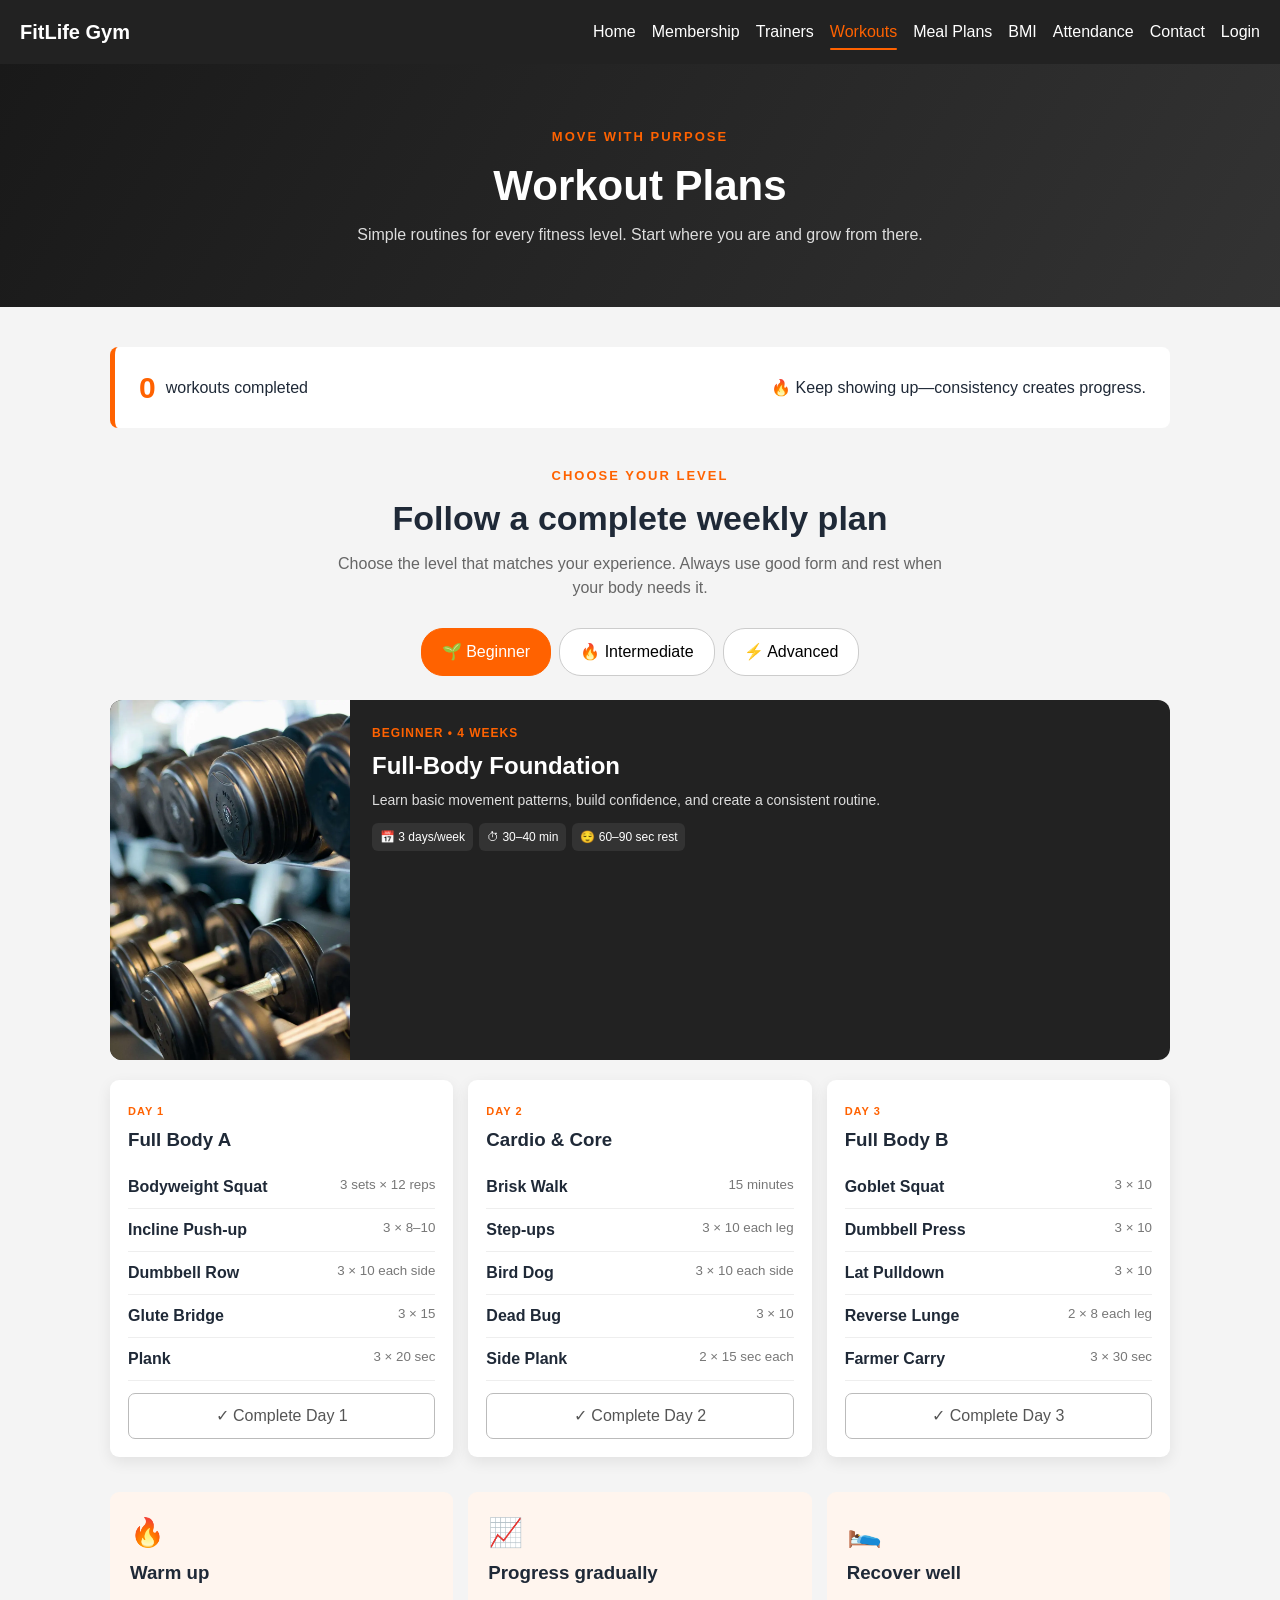
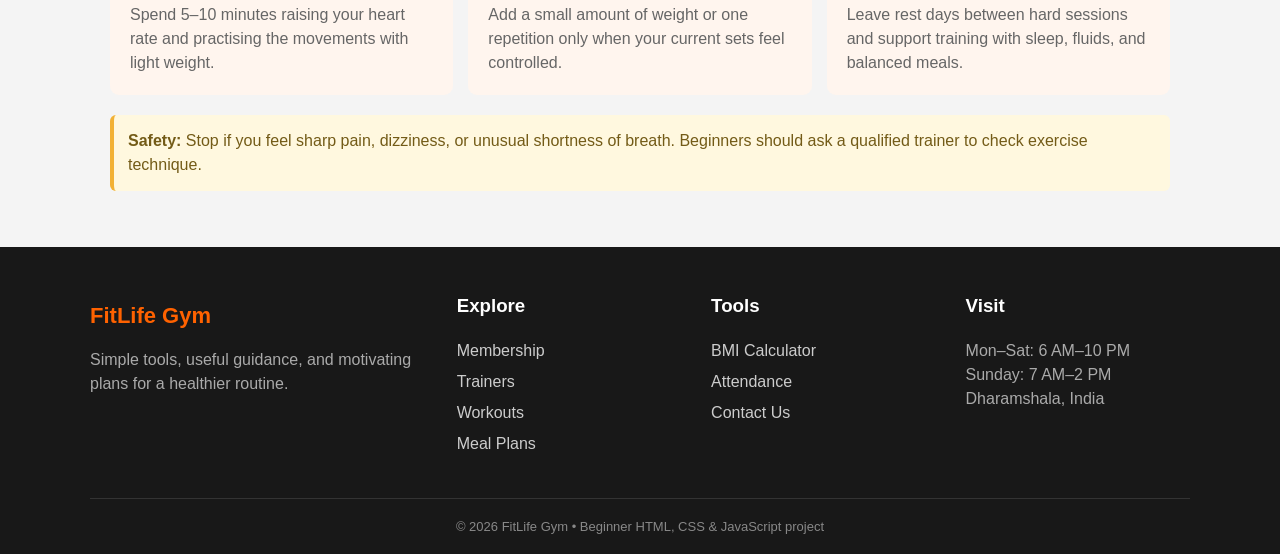
<file: workouts.html>
<!DOCTYPE html>
<html lang="en">
<head>
  <meta charset="utf-8" />
  <meta name="viewport" content="width=device-width,initial-scale=1" />
  <title>Workouts - FitLife Gym</title>
  <link rel="icon" href="assets/favicon.svg" type="image/svg+xml" />
  <link rel="stylesheet" href="style.css" />
</head>
<body>
  <nav class="navbar">
    <div class="logo"><a href="index.html">FitLife Gym</a></div>
    <button id="menuBtn" class="menu-btn">☰</button>
    <ul class="nav-links">
      <li><a href="index.html">Home</a></li>
      <li><a href="membership.html">Membership</a></li>
      <li><a href="trainers.html">Trainers</a></li>
      <li><a href="workouts.html">Workouts</a></li>
      <li><a href="meal-plans.html">Meal Plans</a></li>
      <li><a href="bmi.html">BMI</a></li>
      <li><a href="attendance.html">Attendance</a></li>
      <li><a href="contact.html">Contact</a></li>
      <li><a href="login.html">Login</a></li>
    </ul>
  </nav>

  <header class="page-hero workouts-hero">
    <span>MOVE WITH PURPOSE</span>
    <h1>Workout Plans</h1>
    <p>Simple routines for every fitness level. Start where you are and grow from there.</p>
  </header>

  <section class="workout-section content">
    <div class="workout-summary fade-in">
      <div><strong id="completedWorkoutCount">0</strong><span>workouts completed</span></div>
      <p>🔥 Keep showing up—consistency creates progress.</p>
    </div>
    <div class="section-heading fade-in">
      <span>CHOOSE YOUR LEVEL</span>
      <h2>Follow a complete weekly plan</h2>
      <p>Choose the level that matches your experience. Always use good form and rest when your body needs it.</p>
    </div>

    <div class="level-tabs fade-in">
      <button class="level-tab active" data-plan="beginnerPlan">🌱 Beginner</button>
      <button class="level-tab" data-plan="intermediatePlan">🔥 Intermediate</button>
      <button class="level-tab" data-plan="advancedPlan">⚡ Advanced</button>
    </div>

    <div id="beginnerPlan" class="weekly-plan show">
      <div class="plan-overview">
        <img src="assets/images/workout-beginner.webp" alt="Beginner full-body workout" loading="lazy">
        <div><span>BEGINNER • 4 WEEKS</span><h2>Full-Body Foundation</h2><p>Learn basic movement patterns, build confidence, and create a consistent routine.</p>
          <div class="plan-facts"><span>📅 3 days/week</span><span>⏱ 30–40 min</span><span>😌 60–90 sec rest</span></div></div>
      </div>
      <div class="training-days">
        <article class="training-day"><span>DAY 1</span><h3>Full Body A</h3><ul><li><b>Bodyweight Squat</b><small>3 sets × 12 reps</small></li><li><b>Incline Push-up</b><small>3 × 8–10</small></li><li><b>Dumbbell Row</b><small>3 × 10 each side</small></li><li><b>Glute Bridge</b><small>3 × 15</small></li><li><b>Plank</b><small>3 × 20 sec</small></li></ul><button class="workout-complete">✓ Complete Day 1</button></article>
        <article class="training-day"><span>DAY 2</span><h3>Cardio & Core</h3><ul><li><b>Brisk Walk</b><small>15 minutes</small></li><li><b>Step-ups</b><small>3 × 10 each leg</small></li><li><b>Bird Dog</b><small>3 × 10 each side</small></li><li><b>Dead Bug</b><small>3 × 10</small></li><li><b>Side Plank</b><small>2 × 15 sec each</small></li></ul><button class="workout-complete">✓ Complete Day 2</button></article>
        <article class="training-day"><span>DAY 3</span><h3>Full Body B</h3><ul><li><b>Goblet Squat</b><small>3 × 10</small></li><li><b>Dumbbell Press</b><small>3 × 10</small></li><li><b>Lat Pulldown</b><small>3 × 10</small></li><li><b>Reverse Lunge</b><small>2 × 8 each leg</small></li><li><b>Farmer Carry</b><small>3 × 30 sec</small></li></ul><button class="workout-complete">✓ Complete Day 3</button></article>
      </div>
    </div>

    <div id="intermediatePlan" class="weekly-plan">
      <div class="plan-overview">
        <img src="assets/images/workout-intermediate.webp" alt="Intermediate strength workout" loading="lazy">
        <div><span>INTERMEDIATE • 6 WEEKS</span><h2>Upper & Lower Strength</h2><p>Increase training volume, improve strength, and build balanced muscle.</p>
          <div class="plan-facts"><span>📅 4 days/week</span><span>⏱ 45–60 min</span><span>😌 60–120 sec rest</span></div></div>
      </div>
      <div class="training-days four-days">
        <article class="training-day"><span>DAY 1</span><h3>Upper Strength</h3><ul><li><b>Bench Press</b><small>4 × 6–8</small></li><li><b>Barbell Row</b><small>4 × 8</small></li><li><b>Shoulder Press</b><small>3 × 10</small></li><li><b>Lat Pulldown</b><small>3 × 10</small></li><li><b>Biceps Curl</b><small>3 × 12</small></li></ul><button class="workout-complete">✓ Complete Day 1</button></article>
        <article class="training-day"><span>DAY 2</span><h3>Lower Strength</h3><ul><li><b>Back Squat</b><small>4 × 6–8</small></li><li><b>Romanian Deadlift</b><small>3 × 8</small></li><li><b>Walking Lunge</b><small>3 × 10 each</small></li><li><b>Leg Curl</b><small>3 × 12</small></li><li><b>Calf Raise</b><small>3 × 15</small></li></ul><button class="workout-complete">✓ Complete Day 2</button></article>
        <article class="training-day"><span>DAY 3</span><h3>Upper Volume</h3><ul><li><b>Incline Press</b><small>3 × 10</small></li><li><b>Seated Cable Row</b><small>3 × 10</small></li><li><b>Lateral Raise</b><small>3 × 15</small></li><li><b>Face Pull</b><small>3 × 15</small></li><li><b>Triceps Pushdown</b><small>3 × 12</small></li></ul><button class="workout-complete">✓ Complete Day 3</button></article>
        <article class="training-day"><span>DAY 4</span><h3>Lower & Core</h3><ul><li><b>Deadlift</b><small>3 × 5</small></li><li><b>Leg Press</b><small>3 × 12</small></li><li><b>Hip Thrust</b><small>3 × 10</small></li><li><b>Hanging Knee Raise</b><small>3 × 12</small></li><li><b>Plank</b><small>3 × 45 sec</small></li></ul><button class="workout-complete">✓ Complete Day 4</button></article>
      </div>
    </div>

    <div id="advancedPlan" class="weekly-plan">
      <div class="plan-overview">
        <img src="assets/images/workout-advanced.webp" alt="Advanced strength workout" loading="lazy">
        <div><span>ADVANCED • 8 WEEKS</span><h2>Push, Pull & Legs</h2><p>High-volume training for experienced lifters with sound technique and recovery habits.</p>
          <div class="plan-facts"><span>📅 5 days/week</span><span>⏱ 60–75 min</span><span>😌 90–180 sec rest</span></div></div>
      </div>
      <div class="training-days">
        <article class="training-day"><span>DAY 1</span><h3>Push Strength</h3><ul><li><b>Bench Press</b><small>5 × 5</small></li><li><b>Overhead Press</b><small>4 × 6</small></li><li><b>Weighted Dip</b><small>3 × 8</small></li><li><b>Lateral Raise</b><small>4 × 15</small></li><li><b>Triceps Extension</b><small>3 × 12</small></li></ul><button class="workout-complete">✓ Complete Day 1</button></article>
        <article class="training-day"><span>DAY 2</span><h3>Pull Strength</h3><ul><li><b>Deadlift</b><small>4 × 4</small></li><li><b>Weighted Pull-up</b><small>4 × 6</small></li><li><b>Barbell Row</b><small>4 × 8</small></li><li><b>Rear Delt Fly</b><small>3 × 15</small></li><li><b>Hammer Curl</b><small>3 × 10</small></li></ul><button class="workout-complete">✓ Complete Day 2</button></article>
        <article class="training-day"><span>DAY 3</span><h3>Leg Strength</h3><ul><li><b>Back Squat</b><small>5 × 5</small></li><li><b>Romanian Deadlift</b><small>4 × 8</small></li><li><b>Bulgarian Split Squat</b><small>3 × 10 each</small></li><li><b>Leg Curl</b><small>4 × 12</small></li><li><b>Calf Raise</b><small>4 × 15</small></li></ul><button class="workout-complete">✓ Complete Day 3</button></article>
        <article class="training-day"><span>DAY 4</span><h3>Upper Hypertrophy</h3><ul><li><b>Incline Press</b><small>4 × 10</small></li><li><b>Cable Row</b><small>4 × 10</small></li><li><b>Chest Fly</b><small>3 × 15</small></li><li><b>Lat Pulldown</b><small>3 × 12</small></li><li><b>Arm Superset</b><small>3 × 12 each</small></li></ul><button class="workout-complete">✓ Complete Day 4</button></article>
        <article class="training-day"><span>DAY 5</span><h3>Legs & Conditioning</h3><ul><li><b>Front Squat</b><small>4 × 8</small></li><li><b>Hip Thrust</b><small>4 × 10</small></li><li><b>Walking Lunge</b><small>3 × 12 each</small></li><li><b>Sled Push</b><small>6 × 20 m</small></li><li><b>Core Circuit</b><small>3 rounds</small></li></ul><button class="workout-complete">✓ Complete Day 5</button></article>
      </div>
    </div>

    <div class="workout-guidance fade-in">
      <div><span>🔥</span><h3>Warm up</h3><p>Spend 5–10 minutes raising your heart rate and practising the movements with light weight.</p></div>
      <div><span>📈</span><h3>Progress gradually</h3><p>Add a small amount of weight or one repetition only when your current sets feel controlled.</p></div>
      <div><span>🛌</span><h3>Recover well</h3><p>Leave rest days between hard sessions and support training with sleep, fluids, and balanced meals.</p></div>
    </div>

    <p class="workout-note"><strong>Safety:</strong> Stop if you feel sharp pain, dizziness, or unusual shortness of breath. Beginners should ask a qualified trainer to check exercise technique.</p>
  </section>

  <footer class="footer">
    <p>© 2026 FitLife Gym | Built with energy and purpose.</p>
  </footer>

  <script src="script.js"></script>
</body>
</html>
</file>
<file: style.css>
/* BASIC COLORS */
:root {
  --orange: #ff6200;
  --dark: #222222;
  --light: #f4f4f4;
  --white: #ffffff;
  --text: #1f2937;
}

/* PAGE SETUP */
* {
  box-sizing: border-box;
}

html {
  scroll-behavior: smooth;
  max-width: 100%;
  overflow-x: hidden;
}

body {
  margin: 0;
  font-family: Arial, sans-serif;
  background: var(--light);
  color: var(--text);
  line-height: 1.5;
  max-width: 100%;
  overflow-x: hidden;
}

img,
video {
  display: block;
  width: 100%;
  max-width: 100%;
}

button,
input,
textarea,
select {
  max-width: 100%;
  font: inherit;
}

button:focus-visible,
a:focus-visible,
input:focus-visible,
textarea:focus-visible,
select:focus-visible {
  outline: 3px solid rgba(255, 98, 0, 0.45);
  outline-offset: 3px;
}

input:invalid:not(:placeholder-shown),
textarea:invalid:not(:placeholder-shown) {
  border-color: #d94b4b;
}

h1,
h2,
h3,
h4,
p,
a,
span,
small,
strong,
li {
  overflow-wrap: break-word;
}

section,
header,
footer,
main,
form,
article,
div {
  min-width: 0;
}

/* NAVIGATION */
.navbar {
  position: sticky;
  top: 0;
  z-index: 1000;
  display: flex;
  align-items: center;
  justify-content: space-between;
  padding: 14px 20px;
  background: var(--dark);
  transition: box-shadow 0.25s, padding 0.25s;
}

.navbar-scrolled {
  box-shadow: 0 5px 18px rgba(0, 0, 0, 0.28);
}

.logo,
.logo a {
  color: var(--white);
  font-size: 20px;
  font-weight: bold;
  text-decoration: none;
  transition: color 0.2s, transform 0.2s;
}

.logo:hover,
.logo:hover a {
  color: var(--orange);
  transform: translateY(-1px);
}

.nav-links {
  display: flex;
  gap: 16px;
  margin: 0;
  padding: 0;
  list-style: none;
}

.nav-links a {
  position: relative;
  display: block;
  padding: 6px 0;
  color: var(--white);
  text-decoration: none;
  transition: color 0.2s;
}

.nav-links a:hover,
.nav-links a.active {
  color: var(--orange);
}

.nav-links a::after {
  content: "";
  position: absolute;
  right: 50%;
  bottom: 0;
  left: 50%;
  height: 2px;
  border-radius: 2px;
  background: var(--orange);
  transition: right 0.2s, left 0.2s;
}

.nav-links a:hover::after,
.nav-links a.active::after {
  right: 0;
  left: 0;
}

.nav-links .account-link {
  padding: 6px 10px;
  border-radius: 18px;
  background: var(--orange);
  color: var(--white);
}

.nav-links .account-link::after {
  display: none;
}

.menu-btn {
  display: none;
  padding: 5px 10px;
  border: 0;
  background: transparent;
  color: var(--white);
  font-size: 26px;
  cursor: pointer;
  transition: color 0.2s, transform 0.2s;
}

.menu-btn:hover {
  color: var(--orange);
  transform: scale(1.08);
}

/* COMMON CONTENT */
.content,
.features {
  width: 100%;
  max-width: 1100px;
  margin: auto;
  padding: 40px 20px;
}

.content > h2,
.features > h2 {
  margin-top: 0;
}

/* HERO */
.hero {
  min-height: 500px;
  padding: 80px 20px;
  display: flex;
  align-items: center;
  justify-content: flex-start;
  color: var(--white);
  background-image:
    linear-gradient(90deg, rgba(0, 0, 0, 0.35), rgba(0, 0, 0, 0)),
    url("assets/gym-hero.webp");
  background-size: cover;
  background-position: center;
}

.hero-content {
  width: 100%;
  max-width: 1100px;
  margin: auto;
  animation: heroEntrance 0.8s ease;
}

.hero-content > * {
  max-width: 570px;
}

.hero-tag,
.eyebrow,
.section-heading span,
.join-banner span {
  color: var(--orange);
  font-size: 13px;
  font-weight: bold;
  letter-spacing: 2px;
}

.hero h1 {
  margin: 0 0 12px;
  font-size: 54px;
  line-height: 1.1;
}

.hero p {
  margin: 0 0 20px;
  font-size: 20px;
}

.hero-buttons {
  display: flex;
  gap: 12px;
}

.hero-note {
  margin-top: 24px;
  color: #eeeeee;
  font-size: 14px;
}

/* BUTTONS */
.btn {
  display: inline-block;
  padding: 11px 20px;
  border: 2px solid var(--orange);
  border-radius: 8px;
  background: var(--orange);
  color: var(--white);
  text-align: center;
  text-decoration: none;
  cursor: pointer;
  transition: 0.2s;
}

.btn:hover {
  background: var(--white);
  color: var(--orange);
}

.btn-outline {
  border-color: var(--white);
  background: transparent;
}

.btn-light {
  border-color: var(--white);
  background: var(--white);
  color: var(--orange);
}

/* CARD GRIDS */
.feature-boxes,
.plans,
.trainers,
.workout-container {
  display: grid;
  grid-template-columns: repeat(3, 1fr);
  gap: 20px;
}

.box,
.plan-card,
.trainer-card,
.workout-card {
  padding: 16px;
  border-radius: 10px;
  background: var(--white);
  box-shadow: 0 5px 15px rgba(0, 0, 0, 0.08);
  transition: 0.2s;
}

.box:hover,
.plan-card:hover,
.trainer-card:hover,
.workout-card:hover {
  transform: translateY(-5px);
  box-shadow: 0 8px 20px rgba(0, 0, 0, 0.15);
}

.box img,
.workout-card img {
  height: 200px;
  border-radius: 8px;
  object-fit: cover;
}

.box {
  position: relative;
}

.card-icon {
  width: 42px;
  height: 42px;
  margin-top: -21px;
  margin-left: 12px;
  position: relative;
  display: flex;
  align-items: center;
  justify-content: center;
  border-radius: 50%;
  background: var(--orange);
  color: var(--white);
  font-size: 18px;
  box-shadow: 0 4px 10px rgba(255, 98, 0, 0.35);
}

.text-link {
  color: var(--orange);
  font-weight: bold;
  text-decoration: none;
}

.trainer-card img {
  height: 260px;
  border-radius: 8px;
  object-fit: cover;
}

.workout-card video {
  margin-top: 15px;
  border-radius: 8px;
  background: #000000;
}

.plan-card {
  position: relative;
}

.plan-name {
  color: var(--orange);
  font-size: 12px;
  font-weight: bold;
  letter-spacing: 1px;
}

.plan-price {
  margin: 10px 0 20px;
  color: var(--orange);
  font-size: 30px;
  font-weight: bold;
}

.plan-price small {
  color: #777777;
  font-size: 14px;
  font-weight: normal;
}

.plan-card .btn {
  width: 100%;
  margin-top: 12px;
}

.featured-plan {
  border: 2px solid var(--orange);
}

.popular-badge {
  position: absolute;
  top: -14px;
  right: 14px;
  padding: 5px 10px;
  border-radius: 20px;
  background: var(--orange);
  color: var(--white);
  font-size: 11px;
  font-weight: bold;
}

.selected-plan-message {
  display: none;
  padding: 10px;
  border-left: 4px solid var(--orange);
  border-radius: 5px;
  background: #fff0e6;
}

.selected-plan-message.show {
  display: block;
}

.workout-toggle {
  width: 100%;
  margin-top: 10px;
}

.workout-details {
  display: none;
  margin-top: 12px;
  padding: 12px;
  border-radius: 8px;
  background: #fff5ee;
}

.workout-details.show {
  display: block;
  animation: detailsOpen 0.3s ease;
}

/* FORMS */
.form-section {
  display: flex;
  justify-content: center;
}

.form-container,
.bmi-box,
.attendance-box {
  width: 100%;
  max-width: 500px;
  padding: 22px;
  border-radius: 10px;
  background: var(--white);
  box-shadow: 0 5px 15px rgba(0, 0, 0, 0.08);
}

.attendance-box {
  max-width: 680px;
  margin: auto;
}

.contact-form {
  width: 100%;
  max-width: 680px;
}

.form-container input,
.bmi-box input,
.attendance-box input,
.contact-form input,
.contact-form textarea {
  width: 100%;
  min-height: 44px;
  margin: 8px 0;
  padding: 10px;
  border: 1px solid #cccccc;
  border-radius: 6px;
}

.contact-form textarea {
  min-height: 150px;
  resize: vertical;
}

.password-container {
  position: relative;
}

.password-container input {
  padding-right: 65px;
}

.toggle-password {
  position: absolute;
  top: 50%;
  right: 10px;
  border: 0;
  background: transparent;
  color: #555555;
  transform: translateY(-50%);
  cursor: pointer;
}

.attendance-list {
  padding-left: 24px;
}

#bmiResult {
  margin-top: 18px;
  text-align: center;
}

.bmi-scale {
  width: 100%;
  margin-top: 20px;
  border-collapse: collapse;
}

.bmi-scale th,
.bmi-scale td {
  padding: 8px;
  border: 1px solid #dddddd;
  text-align: left;
}

.bmi-scale th {
  background: var(--orange);
  color: var(--white);
}

/* BMI PAGE */
.bmi-header {
  padding: 55px 20px 75px;
  text-align: center;
  background: linear-gradient(120deg, #191919, #333333);
  color: var(--white);
}

.bmi-header span {
  color: var(--orange);
  font-size: 13px;
  font-weight: bold;
  letter-spacing: 2px;
}

.bmi-header h1 {
  margin: 6px 0;
  font-size: 42px;
}

.bmi-header p {
  margin: 0;
  color: #dddddd;
}

.bmi-section {
  margin-top: -45px;
}

.bmi-layout {
  display: grid;
  grid-template-columns: 1fr 1fr;
  gap: 24px;
}

.bmi-box {
  max-width: none;
}

.bmi-box-heading {
  display: flex;
  gap: 14px;
  align-items: center;
  margin-bottom: 20px;
}

.bmi-box-heading h2,
.bmi-box-heading p {
  margin: 0;
}

.bmi-box-heading p {
  color: #777777;
}

.bmi-icon,
.empty-icon {
  width: 52px;
  height: 52px;
  display: flex;
  align-items: center;
  justify-content: center;
  border-radius: 50%;
  background: #fff0e6;
  font-size: 25px;
}

.bmi-box label {
  display: block;
  margin-top: 12px;
  font-weight: bold;
}

.input-with-unit {
  position: relative;
}

.input-with-unit input {
  padding-right: 50px;
}

.input-with-unit span {
  position: absolute;
  top: 20px;
  right: 14px;
  color: #777777;
  font-weight: bold;
}

.bmi-buttons {
  display: flex;
  gap: 10px;
  margin-top: 14px;
}

.bmi-buttons .btn {
  flex: 1;
}

.reset-btn {
  border-color: #dddddd;
  background: var(--white);
  color: #555555;
}

.bmi-result-card {
  min-height: 390px;
  padding: 26px;
  border-radius: 10px;
  background: var(--dark);
  color: var(--white);
  box-shadow: 0 5px 15px rgba(0, 0, 0, 0.15);
}

.empty-bmi-state {
  height: 100%;
  min-height: 330px;
  display: flex;
  flex-direction: column;
  align-items: center;
  justify-content: center;
  text-align: center;
}

.empty-bmi-state p {
  max-width: 340px;
  color: #bbbbbb;
}

.filled-bmi-state {
  display: none;
  text-align: center;
}

.filled-bmi-state.show {
  display: block;
  animation: popIn 0.3s ease;
}

.result-label {
  color: #bbbbbb;
  font-size: 12px;
  letter-spacing: 2px;
}

.bmi-number {
  margin-top: 8px;
  color: var(--orange);
  font-size: 68px;
  font-weight: bold;
  line-height: 1;
}

.filled-bmi-state h2 {
  margin: 8px 0;
}

.filled-bmi-state > p {
  min-height: 48px;
  color: #dddddd;
}

.bmi-meter {
  margin-top: 28px;
}

.meter-pointer {
  width: 25%;
  color: var(--white);
  text-align: center;
  transition: margin-left 0.5s;
}

.meter-colors,
.meter-labels {
  display: grid;
  grid-template-columns: repeat(4, 1fr);
}

.meter-colors span {
  height: 10px;
}

.meter-under {
  border-radius: 10px 0 0 10px;
  background: #38a8df;
}

.meter-normal {
  background: #37b66f;
}

.meter-over {
  background: #f2b134;
}

.meter-obese {
  border-radius: 0 10px 10px 0;
  background: #e34b4b;
}

.meter-labels {
  margin-top: 6px;
  color: #bbbbbb;
  font-size: 11px;
}

.healthy-range {
  margin-top: 24px;
  padding: 13px;
  border-radius: 8px;
  background: #333333;
}

.healthy-range span,
.healthy-range strong {
  display: block;
}

.healthy-range span {
  color: #bbbbbb;
  font-size: 13px;
}

.healthy-range strong {
  margin-top: 3px;
  color: var(--orange);
  font-size: 20px;
}

.bmi-info-grid {
  display: grid;
  grid-template-columns: 2fr 1fr;
  gap: 24px;
  margin-top: 40px;
}

.bmi-guide,
.bmi-tips {
  padding: 24px;
  border-radius: 10px;
  background: var(--white);
  box-shadow: 0 5px 15px rgba(0, 0, 0, 0.08);
}

.bmi-guide .section-heading {
  margin-bottom: 20px;
  text-align: left;
}

.bmi-category-grid {
  display: grid;
  grid-template-columns: repeat(4, 1fr);
  gap: 10px;
}

.category-card {
  padding: 16px 10px;
  border-top: 4px solid;
  border-radius: 7px;
  background: #f8f8f8;
  text-align: center;
}

.category-card strong,
.category-card span {
  display: block;
}

.category-card span {
  margin-top: 4px;
  color: #666666;
  font-size: 13px;
}

.under-card {
  border-color: #38a8df;
}

.normal-card {
  border-color: #37b66f;
}

.over-card {
  border-color: #f2b134;
}

.obese-card {
  border-color: #e34b4b;
}

.bmi-tips {
  background: #fff5ee;
}

.bmi-tips h2 {
  margin: 6px 0 15px;
}

.bmi-tips ul {
  margin: 0;
  padding: 0;
  list-style: none;
}

.bmi-tips li {
  margin-top: 10px;
  padding-bottom: 10px;
  border-bottom: 1px solid #f1d9c9;
}

.bmi-tips li span {
  margin-right: 7px;
}

.bmi-note {
  margin: 25px 0 0;
  padding: 14px;
  border-radius: 8px;
  background: #eaf5ff;
  color: #315b78;
  font-size: 14px;
}

/* INNER PAGE HEADERS */
.page-hero {
  padding: 60px 20px;
  text-align: center;
  background: linear-gradient(120deg, #191919, #333333);
  color: var(--white);
}

.page-hero span,
.trainer-cta span {
  color: var(--orange);
  font-size: 13px;
  font-weight: bold;
  letter-spacing: 2px;
}

.page-hero h1 {
  margin: 6px 0;
  font-size: 42px;
}

.page-hero p {
  max-width: 650px;
  margin: auto;
  color: #dddddd;
}

/* MEMBERSHIP PAGE */
.membership-benefits {
  margin-top: 40px;
  display: grid;
  grid-template-columns: repeat(4, 1fr);
  border-radius: 10px;
  background: var(--dark);
  color: var(--white);
}

.membership-benefits div {
  padding: 22px 14px;
  text-align: center;
  border-right: 1px solid #444444;
}

.membership-benefits div:last-child {
  border-right: 0;
}

.membership-benefits span,
.membership-benefits strong,
.membership-benefits small {
  display: block;
}

.membership-benefits span {
  margin-bottom: 7px;
  font-size: 24px;
}

.membership-benefits small {
  margin-top: 4px;
  color: #bbbbbb;
}

.faq-section {
  background: #eeeeee;
}

.narrow-content {
  max-width: 800px;
}

.faq-item {
  margin-top: 10px;
  overflow: hidden;
  border-radius: 8px;
  background: var(--white);
}

.faq-question {
  width: 100%;
  padding: 17px;
  display: flex;
  justify-content: space-between;
  border: 0;
  background: var(--white);
  color: var(--text);
  font-weight: bold;
  text-align: left;
  cursor: pointer;
}

.faq-question span {
  color: var(--orange);
  font-size: 20px;
}

.faq-answer {
  display: none;
  margin: 0;
  padding: 0 17px 17px;
  color: #666666;
}

.faq-answer.show {
  display: block;
}

/* TRAINERS PAGE */
.trainer-card {
  padding: 0;
  overflow: hidden;
}

.trainer-info {
  padding: 18px;
}

.trainer-info h3 {
  margin: 6px 0;
}

.trainer-speciality {
  color: var(--orange);
  font-size: 11px;
  font-weight: bold;
  letter-spacing: 1px;
}

.trainer-tags {
  display: flex;
  gap: 7px;
  margin: 12px 0;
}

.trainer-tags span {
  padding: 4px 8px;
  border-radius: 15px;
  background: #fff0e6;
  color: var(--orange);
  font-size: 12px;
}

.trainer-button {
  width: 100%;
}

.trainer-availability {
  display: none;
  margin: 12px 0 0;
  padding: 10px;
  border-radius: 6px;
  background: #eaf8ef;
  color: #287144;
  text-align: center;
}

.trainer-availability.show {
  display: block;
}

.trainer-cta {
  margin-top: 35px;
  padding: 28px;
  display: flex;
  align-items: center;
  justify-content: space-between;
  gap: 20px;
  border-radius: 10px;
  background: var(--dark);
  color: var(--white);
}

.trainer-cta h2 {
  margin: 5px 0 0;
}

/* WORKOUT PAGE */
.workout-summary {
  margin-bottom: 35px;
  padding: 18px 24px;
  display: flex;
  align-items: center;
  justify-content: space-between;
  border-left: 5px solid var(--orange);
  border-radius: 8px;
  background: var(--white);
}

.workout-summary div {
  display: flex;
  align-items: center;
  gap: 10px;
}

.workout-summary strong {
  color: var(--orange);
  font-size: 30px;
}

.workout-summary p {
  margin: 0;
}

.workout-meta {
  margin: 14px 0 0;
  display: flex;
  justify-content: space-between;
  color: #777777;
  font-size: 12px;
  font-weight: bold;
}

.workout-complete {
  width: 100%;
  margin-top: 12px;
  padding: 10px;
  border: 1px solid #bbbbbb;
  border-radius: 7px;
  background: var(--white);
  color: #555555;
  cursor: pointer;
}

.workout-complete.completed {
  border-color: #37b66f;
  background: #eaf8ef;
  color: #287144;
}

.level-tabs {
  margin-bottom: 24px;
  display: flex;
  justify-content: center;
  gap: 8px;
}

.level-tab {
  padding: 11px 20px;
  border: 1px solid #cccccc;
  border-radius: 22px;
  background: var(--white);
  cursor: pointer;
}

.level-tab.active {
  border-color: var(--orange);
  background: var(--orange);
  color: var(--white);
}

.weekly-plan {
  display: none;
}

.weekly-plan.show {
  display: block;
  animation: detailsOpen 0.3s ease;
}

.plan-overview {
  margin-bottom: 20px;
  display: grid;
  grid-template-columns: 240px 1fr;
  overflow: hidden;
  border-radius: 12px;
  background: var(--dark);
  color: var(--white);
}

.plan-overview img {
  height: 100%;
  min-height: 175px;
  object-fit: cover;
}

.plan-overview > div {
  padding: 20px 22px;
}

.plan-overview > div > span {
  color: var(--orange);
  font-size: 12px;
  font-weight: bold;
  letter-spacing: 1px;
}

.plan-overview h2 {
  margin: 4px 0;
  font-size: 24px;
}

.plan-overview p {
  margin: 6px 0;
  color: #dddddd;
  font-size: 14px;
}

.plan-facts {
  margin-top: 12px;
  display: flex;
  flex-wrap: wrap;
  gap: 6px;
}

.plan-facts span {
  padding: 5px 8px;
  border-radius: 6px;
  background: #333333;
  font-size: 12px;
}

.training-days {
  display: grid;
  grid-template-columns: repeat(3, 1fr);
  gap: 15px;
}

.training-days.four-days {
  grid-template-columns: repeat(2, 1fr);
}

.training-day {
  padding: 18px;
  border-radius: 9px;
  background: var(--white);
  box-shadow: 0 5px 15px rgba(0, 0, 0, 0.08);
}

.training-day > span {
  color: var(--orange);
  font-size: 11px;
  font-weight: bold;
  letter-spacing: 1px;
}

.training-day h3 {
  margin: 4px 0 12px;
}

.training-day ul {
  margin: 0;
  padding: 0;
  list-style: none;
}

.training-day li {
  padding: 9px 0;
  display: flex;
  justify-content: space-between;
  gap: 8px;
  border-bottom: 1px solid #eeeeee;
}

.training-day li small {
  color: #777777;
  text-align: right;
}

.workout-guidance {
  margin-top: 35px;
  display: grid;
  grid-template-columns: repeat(3, 1fr);
  gap: 15px;
}

.workout-guidance div {
  padding: 20px;
  border-radius: 9px;
  background: #fff5ee;
}

.workout-guidance span {
  font-size: 28px;
}

.workout-guidance h3 {
  margin: 5px 0;
}

.workout-guidance p {
  margin-bottom: 0;
  color: #666666;
}

.workout-note {
  margin-top: 20px;
  padding: 14px;
  border-left: 4px solid #f2b134;
  border-radius: 6px;
  background: #fff8df;
  color: #735b17;
}

/* ATTENDANCE PAGE */
.attendance-stats {
  display: grid;
  grid-template-columns: repeat(3, 1fr);
  gap: 15px;
  margin-bottom: 25px;
}

.attendance-stats div {
  padding: 18px;
  border-radius: 9px;
  background: var(--white);
  text-align: center;
  box-shadow: 0 5px 15px rgba(0, 0, 0, 0.08);
}

.attendance-stats span,
.attendance-stats strong,
.attendance-stats small {
  display: block;
}

.attendance-stats span {
  font-size: 24px;
}

.attendance-stats strong {
  color: var(--orange);
  font-size: 28px;
}

.attendance-layout {
  display: grid;
  grid-template-columns: 1fr 1.4fr;
  gap: 24px;
  align-items: start;
}

.attendance-heading {
  display: flex;
  gap: 12px;
  align-items: center;
}

.attendance-heading > span {
  width: 44px;
  height: 44px;
  display: flex;
  align-items: center;
  justify-content: center;
  border-radius: 50%;
  background: #eaf8ef;
  color: #287144;
  font-size: 22px;
}

.attendance-heading h2,
.attendance-heading p,
.records-heading h2,
.records-heading p {
  margin: 0;
}

.attendance-heading p,
.records-heading p {
  color: #777777;
  font-size: 13px;
}

.attendance-box label {
  display: block;
  margin-top: 10px;
  font-weight: bold;
}

.attendance-box .btn {
  width: 100%;
}

.records-card {
  min-height: 365px;
  padding: 22px;
  border-radius: 10px;
  background: var(--white);
  box-shadow: 0 5px 15px rgba(0, 0, 0, 0.08);
}

.records-heading {
  display: flex;
  justify-content: space-between;
  gap: 15px;
}

.record-actions {
  display: flex;
  align-items: flex-start;
  gap: 8px;
}

.clear-button {
  border: 0;
  background: transparent;
  color: #d94747;
  cursor: pointer;
}

.export-button {
  padding: 6px 9px;
  border: 1px solid #2f7c46;
  border-radius: 5px;
  background: #e8f5eb;
  color: #285f38;
  cursor: pointer;
}

.record-filters {
  margin-top: 16px;
  display: grid;
  grid-template-columns: 1fr 170px;
  gap: 8px;
}

.record-filters input {
  width: 100%;
  min-height: 42px;
  padding: 9px;
  border: 1px solid #cccccc;
  border-radius: 6px;
}

.empty-attendance {
  padding: 70px 20px;
  text-align: center;
  color: #777777;
}

.empty-attendance span {
  font-size: 40px;
}

.attendance-list {
  margin: 20px 0 0;
  padding: 0;
  list-style: none;
}

.attendance-list li {
  margin-top: 8px;
  padding: 11px 13px;
  display: flex;
  align-items: center;
  justify-content: space-between;
  gap: 12px;
  border-left: 4px solid var(--orange);
  border-radius: 5px;
  background: #f7f7f7;
}

.delete-record {
  padding: 5px 8px;
  border: 1px solid #e3b4b4;
  border-radius: 5px;
  background: #fff1f1;
  color: #b33b3b;
  cursor: pointer;
}

/* LOGIN AND SIGNUP */
.auth-page {
  min-height: calc(100vh - 64px);
  display: grid;
  grid-template-columns: 1fr 1fr;
}

.auth-message {
  padding: 60px;
  display: flex;
  flex-direction: column;
  justify-content: center;
  background:
    linear-gradient(rgba(0, 0, 0, 0.72), rgba(0, 0, 0, 0.72)),
    url("assets/gym-hero.webp") center / cover;
  color: var(--white);
}

.auth-message > * {
  max-width: 500px;
}

.auth-message > span {
  color: var(--orange);
  font-size: 13px;
  font-weight: bold;
  letter-spacing: 2px;
}

.auth-message h1 {
  margin: 8px 0;
  font-size: 44px;
  line-height: 1.1;
}

.auth-points {
  margin-top: 15px;
}

.auth-points p {
  margin: 8px 0;
}

.auth-page .form-section {
  padding: 40px 20px;
  background: #eeeeee;
}

.auth-form {
  max-width: 440px;
}

.auth-form h2 {
  margin-bottom: 0;
}

.auth-form > p {
  color: #666666;
}

.form-icon {
  width: 48px;
  height: 48px;
  display: flex;
  align-items: center;
  justify-content: center;
  border-radius: 50%;
  background: #fff0e6;
  font-size: 22px;
}

.auth-form label,
.contact-card label {
  display: block;
  margin-top: 10px;
  font-weight: bold;
}

.auth-submit {
  width: 100%;
  margin-top: 12px;
}

.auth-form a {
  color: var(--orange);
}

/* CONTACT PAGE */
.contact-layout {
  display: grid;
  grid-template-columns: 1fr 1.2fr;
  gap: 40px;
  align-items: start;
}

.contact-details h2 {
  margin: 6px 0;
  font-size: 34px;
}

.contact-item {
  margin-top: 20px;
  display: flex;
  gap: 13px;
}

.contact-item > span {
  width: 40px;
  height: 40px;
  display: flex;
  align-items: center;
  justify-content: center;
  border-radius: 50%;
  background: #fff0e6;
}

.contact-item p {
  margin: 3px 0;
  color: #666666;
}

.opening-hours {
  margin-top: 24px;
  padding: 17px;
  border-radius: 8px;
  background: var(--dark);
  color: var(--white);
}

.opening-hours p {
  margin: 5px 0;
  color: #dddddd;
}

.contact-card {
  max-width: none;
  padding: 24px;
  border-radius: 10px;
  background: var(--white);
  box-shadow: 0 5px 15px rgba(0, 0, 0, 0.08);
}

.contact-card h2 {
  margin-top: 0;
}

.demo-form-note {
  padding: 9px 11px;
  border-radius: 6px;
  background: #fff5df;
  color: #72591e;
  font-size: 13px;
}

.last-contact-message {
  margin-bottom: 0;
  color: #287144;
  font-size: 13px;
  text-align: center;
}

.contact-card select {
  width: 100%;
  min-height: 44px;
  margin: 8px 0;
  padding: 10px;
  border: 1px solid #cccccc;
  border-radius: 6px;
  background: var(--white);
}

.contact-card .btn {
  width: 100%;
  margin-top: 8px;
}

/* MEAL PLANS PAGE */
.meal-hero {
  background: linear-gradient(120deg, #17351f, #275c36);
}

.macro-layout {
  display: grid;
  grid-template-columns: 1.3fr 1fr;
  gap: 24px;
}

.macro-form,
.macro-result {
  padding: 24px;
  border-radius: 10px;
  background: var(--white);
  box-shadow: 0 5px 15px rgba(0, 0, 0, 0.08);
}

.macro-form-grid {
  display: grid;
  grid-template-columns: 1fr 1fr;
  gap: 14px;
}

.macro-form label {
  display: block;
  margin-bottom: 5px;
  font-weight: bold;
}

.macro-form input,
.macro-form select {
  width: 100%;
  min-height: 44px;
  padding: 10px;
  border: 1px solid #cccccc;
  border-radius: 6px;
  background: var(--white);
}

.macro-submit {
  width: 100%;
  margin-top: 20px;
}

.form-helper {
  margin-bottom: 0;
  color: #777777;
  font-size: 12px;
  text-align: center;
}

.macro-result {
  min-height: 390px;
  background: var(--dark);
  color: var(--white);
}

.macro-empty {
  min-height: 340px;
  display: flex;
  flex-direction: column;
  align-items: center;
  justify-content: center;
  text-align: center;
}

.macro-empty > span {
  font-size: 48px;
}

.macro-empty p {
  max-width: 320px;
  color: #bbbbbb;
}

.macro-filled {
  display: none;
  text-align: center;
}

.macro-filled.show {
  display: block;
  animation: popIn 0.3s ease;
}

.calorie-result {
  margin: 15px 0 22px;
}

.calorie-result strong {
  display: block;
  color: var(--orange);
  font-size: 56px;
  line-height: 1;
}

.calorie-result span {
  color: #bbbbbb;
}

.macro-result-grid {
  display: grid;
  grid-template-columns: repeat(3, 1fr);
  gap: 8px;
}

.macro-result-grid div {
  padding: 13px 7px;
  border-radius: 7px;
  background: #333333;
}

.macro-result-grid span,
.macro-result-grid strong,
.macro-result-grid small {
  display: block;
}

.macro-result-grid strong {
  margin: 3px 0;
  font-size: 24px;
}

.macro-result-grid small {
  color: #aaaaaa;
  font-size: 10px;
}

.protein-result {
  border-top: 4px solid #e34b4b;
}

.carb-result {
  border-top: 4px solid #f2b134;
}

.fat-result {
  border-top: 4px solid #38a8df;
}

.macro-suggestion {
  min-height: 48px;
  margin-top: 20px;
  color: #dddddd;
}

.macro-filled .clear-button {
  color: var(--orange);
}

.meal-plan-section {
  background: #edf3ee;
}

.meal-tabs {
  margin-bottom: 22px;
  display: flex;
  justify-content: center;
  gap: 8px;
}

.meal-tab {
  padding: 10px 18px;
  border: 1px solid #cccccc;
  border-radius: 20px;
  background: var(--white);
  cursor: pointer;
}

.meal-tab.active {
  border-color: var(--orange);
  background: var(--orange);
  color: var(--white);
}

.diet-tabs {
  margin: 0 auto 22px;
  display: flex;
  align-items: center;
  justify-content: center;
  gap: 8px;
}

.diet-tabs > span {
  margin-right: 4px;
  font-weight: bold;
}

.diet-tab {
  padding: 9px 16px;
  border: 1px solid #b7c9ba;
  border-radius: 7px;
  background: var(--white);
  cursor: pointer;
}

.diet-tab.active {
  border-color: #2f7c46;
  background: #2f7c46;
  color: var(--white);
}

.meal-plan-panel {
  display: none;
}

.meal-plan-panel.show {
  display: block;
  animation: detailsOpen 0.3s ease;
}

.meal-plan-heading {
  margin-bottom: 18px;
  padding: 18px 22px;
  display: flex;
  align-items: center;
  justify-content: space-between;
  gap: 20px;
  border-radius: 9px;
  background: var(--dark);
  color: var(--white);
}

.meal-plan-heading span {
  color: var(--orange);
  font-size: 11px;
  font-weight: bold;
  letter-spacing: 1px;
}

.meal-plan-heading h3 {
  margin: 3px 0 0;
}

.meal-plan-heading > strong {
  color: var(--orange);
}

.meal-list {
  display: grid;
  grid-template-columns: repeat(4, 1fr);
  gap: 14px;
}

.nonveg-list {
  display: none;
}

.meal-list article {
  padding: 18px;
  border-radius: 9px;
  background: var(--white);
  box-shadow: 0 4px 12px rgba(0, 0, 0, 0.07);
}

.meal-time {
  color: var(--orange);
  font-size: 11px;
  font-weight: bold;
  letter-spacing: 1px;
}

.meal-list h4 {
  margin: 6px 0;
}

.meal-list p {
  min-height: 90px;
  color: #666666;
  font-size: 14px;
}

.meal-macros {
  display: flex;
  gap: 5px;
}

.meal-macros span {
  padding: 4px 6px;
  border-radius: 4px;
  background: #f1f1f1;
  font-size: 10px;
  font-weight: bold;
}

.macro-basics-grid {
  display: grid;
  grid-template-columns: repeat(4, 1fr);
  gap: 15px;
}

.macro-basics-grid article {
  padding: 20px;
  border-radius: 9px;
  background: var(--white);
  box-shadow: 0 5px 15px rgba(0, 0, 0, 0.08);
}

.macro-basics-grid article > span {
  font-size: 30px;
}

.macro-basics-grid h3 {
  margin: 8px 0;
}

.macro-basics-grid small {
  color: #666666;
}

.nutrition-note {
  margin-top: 25px;
  padding: 16px;
  border-left: 4px solid #2f7c46;
  border-radius: 6px;
  background: #e8f5eb;
  color: #285f38;
  font-size: 14px;
}

.calculation-method {
  margin-top: 25px;
  padding: 20px;
  border-radius: 9px;
  background: var(--dark);
  color: var(--white);
}

.calculation-method h3 {
  margin-top: 0;
}

.calculation-method > div {
  display: grid;
  grid-template-columns: repeat(3, 1fr);
  gap: 15px;
}

.calculation-method p {
  margin: 0;
  color: #dddddd;
  font-size: 14px;
}

.calculation-method small {
  display: block;
  margin-top: 15px;
  color: #bbbbbb;
}

.calculation-method a {
  color: var(--orange);
}

/* FOOTER AND ANIMATION */
.footer {
  padding: 45px 20px 0;
  background: #181818;
  color: #cccccc;
  text-align: left;
}

.footer-grid {
  max-width: 1100px;
  margin: auto;
  display: grid;
  grid-template-columns: 1.5fr 1fr 1fr 1fr;
  gap: 30px;
}

.footer-grid h3 {
  margin-top: 0;
  color: var(--white);
}

.footer-grid a {
  display: block;
  margin: 7px 0;
  color: #cccccc;
  text-decoration: none;
}

.footer-grid a:hover {
  color: var(--orange);
}

.footer-grid .footer-logo {
  color: var(--orange);
  font-size: 22px;
  font-weight: bold;
}

.footer-grid p {
  color: #aaaaaa;
}

.footer-bottom {
  max-width: 1100px;
  margin: 35px auto 0;
  padding: 18px 0;
  border-top: 1px solid #333333;
  color: #888888;
  font-size: 13px;
  text-align: center;
}

/* TOAST NOTIFICATIONS */
.toast-container {
  position: fixed;
  top: 80px;
  right: 18px;
  z-index: 3000;
  width: 340px;
  max-width: calc(100vw - 36px);
}

.toast {
  margin-bottom: 10px;
  padding: 14px 16px;
  border-left: 5px solid;
  border-radius: 7px;
  background: var(--white);
  color: var(--text);
  box-shadow: 0 7px 24px rgba(0, 0, 0, 0.2);
  animation: toastIn 0.25s ease;
}

.toast.success {
  border-color: #37a866;
}

.toast.error {
  border-color: #d94b4b;
}

.toast.info {
  border-color: #3786b8;
}

.toast-hide {
  opacity: 0;
  transform: translateX(20px);
  transition: 0.25s;
}

.fade-in {
  opacity: 0;
  transform: translateY(10px);
  transition: 0.5s;
}

.fade-in.visible {
  opacity: 1;
  transform: translateY(0);
}

/* HOME PAGE SECTIONS */
.section-heading {
  max-width: 620px;
  margin: 0 auto 28px;
  text-align: center;
}

.section-heading h2,
.quick-tools h2,
.join-banner h2 {
  margin: 6px 0 8px;
  font-size: 34px;
}

.section-heading p {
  margin-top: 0;
  color: #666666;
}

.stats-section {
  position: relative;
  z-index: 2;
  max-width: 1000px;
  margin: -45px auto 0;
  padding: 0 20px;
}

.stats-grid {
  display: grid;
  grid-template-columns: repeat(4, 1fr);
  border-radius: 12px;
  overflow: hidden;
  background: var(--white);
  box-shadow: 0 8px 25px rgba(0, 0, 0, 0.15);
}

.stat-box {
  padding: 24px 15px;
  text-align: center;
  border-right: 1px solid #eeeeee;
}

.stat-box:last-child {
  border-right: 0;
}

.stat-box strong {
  display: block;
  color: var(--orange);
  font-size: 30px;
}

.stat-box span {
  color: #666666;
  font-size: 14px;
}

.quick-tools {
  margin: 30px 0;
  background: var(--dark);
  color: var(--white);
}

.quick-tools-grid {
  display: grid;
  grid-template-columns: 1fr 1fr;
  gap: 50px;
  align-items: center;
}

.tool-links {
  margin-top: 24px;
}

.tool-links a {
  display: flex;
  justify-content: space-between;
  margin-top: 10px;
  padding: 14px;
  border-radius: 8px;
  background: #333333;
  color: var(--white);
  text-decoration: none;
  transition: 0.2s;
}

.tool-links a:hover {
  padding-left: 20px;
  background: #444444;
  color: var(--orange);
}

.challenge-card {
  padding: 28px;
  border-radius: 12px;
  background: var(--white);
  color: var(--text);
  box-shadow: 0 8px 25px rgba(0, 0, 0, 0.2);
}

.challenge-label {
  display: inline-block;
  padding: 5px 10px;
  border-radius: 20px;
  background: #fff0e6;
  color: var(--orange);
  font-size: 12px;
  font-weight: bold;
}

.challenge-card h3 {
  margin-bottom: 5px;
  font-size: 24px;
}

.progress-track {
  height: 12px;
  margin-top: 20px;
  overflow: hidden;
  border-radius: 20px;
  background: #eeeeee;
}

.progress-fill {
  width: 0;
  height: 100%;
  border-radius: 20px;
  background: linear-gradient(90deg, #ff6200, #ff9d2e);
  transition: width 0.4s;
}

.challenge-text {
  color: #666666;
  font-size: 14px;
}

.testimonial-grid {
  display: grid;
  grid-template-columns: repeat(3, 1fr);
  gap: 20px;
}

.testimonial {
  padding: 24px;
  border-left: 4px solid var(--orange);
  border-radius: 8px;
  background: var(--white);
  box-shadow: 0 5px 15px rgba(0, 0, 0, 0.08);
}

.testimonial p {
  min-height: 75px;
}

.testimonial strong,
.testimonial span {
  display: block;
}

.testimonial span {
  color: #777777;
  font-size: 13px;
}

.stars {
  color: #f6b500;
  letter-spacing: 2px;
}

.join-banner {
  max-width: 1100px;
  margin: 30px auto 60px;
  padding: 35px 40px;
  display: flex;
  align-items: center;
  justify-content: space-between;
  gap: 30px;
  border-radius: 14px;
  background: linear-gradient(120deg, #ff6200, #ff8f28);
  color: var(--white);
}

.join-banner span {
  color: var(--white);
}

.join-banner p {
  margin: 0;
}

.back-to-top {
  display: none;
  position: fixed;
  right: 20px;
  bottom: 20px;
  z-index: 500;
  width: 44px;
  height: 44px;
  border: 0;
  border-radius: 50%;
  background: var(--orange);
  color: var(--white);
  font-size: 22px;
  cursor: pointer;
  box-shadow: 0 5px 15px rgba(0, 0, 0, 0.2);
}

.back-to-top.show {
  display: block;
  animation: popIn 0.25s ease;
}

@keyframes heroEntrance {
  from {
    opacity: 0;
    transform: translateX(-30px);
  }
  to {
    opacity: 1;
    transform: translateX(0);
  }
}

@keyframes popIn {
  from {
    transform: scale(0.5);
  }
  to {
    transform: scale(1);
  }
}

@keyframes detailsOpen {
  from {
    opacity: 0;
    transform: translateY(-8px);
  }
  to {
    opacity: 1;
    transform: translateY(0);
  }
}

@keyframes toastIn {
  from {
    opacity: 0;
    transform: translateX(20px);
  }
  to {
    opacity: 1;
    transform: translateX(0);
  }
}

/* TABLET */
@media (max-width: 1050px) {
  .menu-btn {
    display: block;
  }

  .nav-links {
    display: none;
    position: absolute;
    top: 60px;
    right: 14px;
    width: 260px;
    max-width: calc(100vw - 28px);
    max-height: calc(100vh - 75px);
    overflow-y: auto;
    padding: 10px;
    flex-direction: column;
    gap: 0;
    border-radius: 8px;
    background: var(--dark);
  }

  .nav-links.active {
    display: flex;
  }

  .nav-links a {
    display: block;
    padding: 10px;
    border-radius: 6px;
  }

  .nav-links a:hover,
  .nav-links a.active {
    background: #333333;
  }

  .nav-links a::after {
    display: none;
  }

  .nav-links .account-link {
    background: var(--orange);
  }

  .feature-boxes,
  .plans,
  .trainers,
  .workout-container {
    grid-template-columns: repeat(2, 1fr);
  }

  .hero {
    min-height: 420px;
  }

  .hero h1 {
    font-size: 40px;
  }

  .stats-grid {
    grid-template-columns: repeat(2, 1fr);
  }

  .stat-box:nth-child(2) {
    border-right: 0;
  }

  .stat-box:nth-child(-n+2) {
    border-bottom: 1px solid #eeeeee;
  }

  .quick-tools-grid {
    grid-template-columns: 1fr;
    gap: 30px;
  }

  .testimonial-grid {
    grid-template-columns: 1fr 1fr;
  }

  .bmi-layout,
  .bmi-info-grid {
    grid-template-columns: 1fr;
  }

  .bmi-category-grid {
    grid-template-columns: repeat(2, 1fr);
  }

  .membership-benefits {
    grid-template-columns: repeat(2, 1fr);
  }

  .membership-benefits div:nth-child(2) {
    border-right: 0;
  }

  .membership-benefits div:nth-child(-n+2) {
    border-bottom: 1px solid #444444;
  }

  .attendance-layout,
  .contact-layout {
    grid-template-columns: 1fr;
  }

  .auth-page {
    grid-template-columns: 1fr;
  }

  .auth-message {
    min-height: 340px;
    padding: 45px 30px;
  }

  .macro-layout {
    grid-template-columns: 1fr;
  }

  .meal-list,
  .macro-basics-grid {
    grid-template-columns: repeat(2, 1fr);
  }

  .calculation-method > div {
    grid-template-columns: 1fr;
  }

  .plan-overview {
    grid-template-columns: 220px 1fr;
  }

  .training-days,
  .workout-guidance {
    grid-template-columns: repeat(2, 1fr);
  }

  .footer-grid {
    grid-template-columns: repeat(2, 1fr);
  }
}

/* SMALL TABLET */
@media (max-width: 768px) {
  .hero {
    min-height: 420px;
    background-position: 56% center;
  }

  .hero h1 {
    font-size: 36px;
  }

  .join-banner,
  .trainer-cta,
  .meal-plan-heading {
    flex-direction: column;
    align-items: stretch;
    text-align: center;
  }

  .trainer-cta .btn,
  .join-banner .btn {
    width: 100%;
  }

  .plan-overview {
    grid-template-columns: 190px 1fr;
  }

  .plan-overview > div {
    padding: 16px;
  }

  .plan-overview h2 {
    font-size: 22px;
  }

  .plan-facts {
    gap: 4px;
  }

  .attendance-stats {
    grid-template-columns: repeat(3, 1fr);
  }

  .macro-result-grid {
    grid-template-columns: repeat(3, 1fr);
  }

  .meal-list,
  .macro-basics-grid {
    grid-template-columns: repeat(2, 1fr);
  }

  .bmi-meter {
    overflow: hidden;
  }
}

/* MOBILE */
@media (max-width: 600px) {
  .navbar {
    padding: 12px 16px;
  }

  .nav-links {
    top: 56px;
    left: 14px;
    right: 14px;
    width: auto;
  }

  .content,
  .features {
    padding: 30px 16px;
  }

  .feature-boxes,
  .plans,
  .trainers,
  .workout-container {
    grid-template-columns: 1fr;
  }

  .hero {
    min-height: 380px;
    padding: 60px 16px;
    background-position: 58% center;
  }

  .hero h1 {
    font-size: 32px;
  }

  .hero p {
    font-size: 17px;
  }

  .hero-buttons,
  .join-banner {
    flex-direction: column;
    align-items: stretch;
  }

  .hero-buttons .btn {
    width: 100%;
  }

  .hero-note {
    line-height: 1.8;
  }

  .stats-section {
    margin-top: 0;
    padding: 0;
  }

  .stats-grid {
    border-radius: 0;
  }

  .stat-box {
    padding: 18px 8px;
  }

  .stat-box strong {
    font-size: 25px;
  }

  .section-heading h2,
  .quick-tools h2,
  .join-banner h2 {
    font-size: 28px;
  }

  .testimonial-grid {
    grid-template-columns: 1fr;
  }

  .testimonial p {
    min-height: auto;
  }

  .join-banner {
    margin: 20px 16px 40px;
    padding: 28px 20px;
    text-align: center;
  }

  .bmi-header {
    padding: 40px 16px 65px;
  }

  .bmi-header h1 {
    font-size: 34px;
  }

  .bmi-buttons {
    flex-direction: column;
  }

  .bmi-result-card {
    min-height: 360px;
    padding: 20px 16px;
  }

  .bmi-number {
    font-size: 58px;
  }

  .bmi-category-grid {
    grid-template-columns: 1fr;
  }

  .page-hero {
    padding: 42px 16px;
  }

  .page-hero h1 {
    font-size: 34px;
  }

  .membership-benefits,
  .attendance-stats {
    grid-template-columns: 1fr;
  }

  .membership-benefits div {
    border-right: 0;
    border-bottom: 1px solid #444444;
  }

  .membership-benefits div:last-child {
    border-bottom: 0;
  }

  .trainer-cta,
  .workout-summary {
    flex-direction: column;
    align-items: stretch;
    text-align: center;
  }

  .trainer-cta .btn {
    width: 100%;
  }

  .workout-summary div {
    justify-content: center;
  }

  .level-tabs {
    flex-direction: column;
  }

  .level-tab {
    width: 100%;
  }

  .plan-overview {
    grid-template-columns: 1fr;
  }

  .plan-overview img {
    min-height: 170px;
  }

  .plan-overview > div {
    padding: 18px;
  }

  .training-days,
  .training-days.four-days,
  .workout-guidance {
    grid-template-columns: 1fr;
  }

  .training-day li {
    align-items: flex-start;
  }

  .records-heading {
    flex-direction: column;
  }

  .record-actions {
    justify-content: space-between;
  }

  .record-filters {
    grid-template-columns: 1fr;
  }

  .auth-message {
    min-height: 300px;
    padding: 40px 20px;
  }

  .auth-message h1 {
    font-size: 34px;
  }

  .contact-details h2 {
    font-size: 28px;
  }

  .footer {
    padding-right: 16px;
    padding-left: 16px;
  }

  .footer-grid {
    grid-template-columns: 1fr;
    gap: 20px;
  }

  .macro-form-grid,
  .meal-list,
  .macro-basics-grid {
    grid-template-columns: 1fr;
  }

  .macro-result-grid {
    grid-template-columns: 1fr;
  }

  .meal-tabs {
    flex-direction: column;
  }

  .meal-tab,
  .diet-tab {
    width: 100%;
  }

  .diet-tabs {
    align-items: stretch;
    flex-direction: column;
  }

  .meal-plan-heading {
    flex-direction: column;
    align-items: flex-start;
  }

  .meal-list p {
    min-height: auto;
  }

  .form-container,
  .bmi-box,
  .attendance-box {
    padding: 16px;
  }

  .form-container .btn,
  .bmi-box .btn,
  .attendance-box .btn,
  .contact-form .btn {
    width: 100%;
    margin-top: 8px;
  }
}

/* SMALL PHONES */
@media (max-width: 400px) {
  .navbar {
    padding: 10px 12px;
  }

  .logo,
  .logo a {
    font-size: 17px;
  }

  .nav-links {
    top: 52px;
    left: 10px;
    right: 10px;
  }

  .content,
  .features {
    padding-right: 12px;
    padding-left: 12px;
  }

  .hero {
    min-height: 360px;
    padding-right: 12px;
    padding-left: 12px;
  }

  .hero h1,
  .page-hero h1,
  .bmi-header h1,
  .auth-message h1 {
    font-size: 28px;
  }

  .section-heading h2,
  .quick-tools h2,
  .join-banner h2 {
    font-size: 25px;
  }

  .hero-note {
    font-size: 12px;
  }

  .stats-grid,
  .attendance-stats {
    grid-template-columns: 1fr;
  }

  .stat-box {
    border-right: 0;
    border-bottom: 1px solid #eeeeee;
  }

  .stat-box:last-child {
    border-bottom: 0;
  }

  .bmi-result-card,
  .macro-result,
  .records-card,
  .contact-card,
  .challenge-card {
    padding: 16px 12px;
  }

  .bmi-number,
  .calorie-result strong {
    font-size: 48px;
  }

  .meter-labels {
    font-size: 9px;
  }

  .plan-overview img {
    min-height: 160px;
  }

  .plan-facts {
    flex-direction: column;
  }

  .training-day,
  .meal-list article,
  .macro-basics-grid article {
    padding: 14px;
  }

  .training-day li {
    flex-direction: column;
    gap: 2px;
  }

  .attendance-list li {
    align-items: flex-start;
  }

  .training-day li small {
    text-align: left;
  }

  .macro-result-grid {
    grid-template-columns: 1fr;
  }

  .meal-macros {
    flex-wrap: wrap;
  }

  .auth-message {
    padding: 30px 16px;
  }

  .back-to-top {
    right: 12px;
    bottom: 12px;
  }

  .toast-container {
    top: 65px;
    right: 10px;
    left: 10px;
    width: auto;
    max-width: none;
  }
}

/* REDUCE ANIMATION WHEN REQUESTED BY THE DEVICE */
@media (prefers-reduced-motion: reduce) {
  html {
    scroll-behavior: auto;
  }

  *,
  *::before,
  *::after {
    animation-duration: 0.01ms !important;
    transition-duration: 0.01ms !important;
  }
}
</file>
